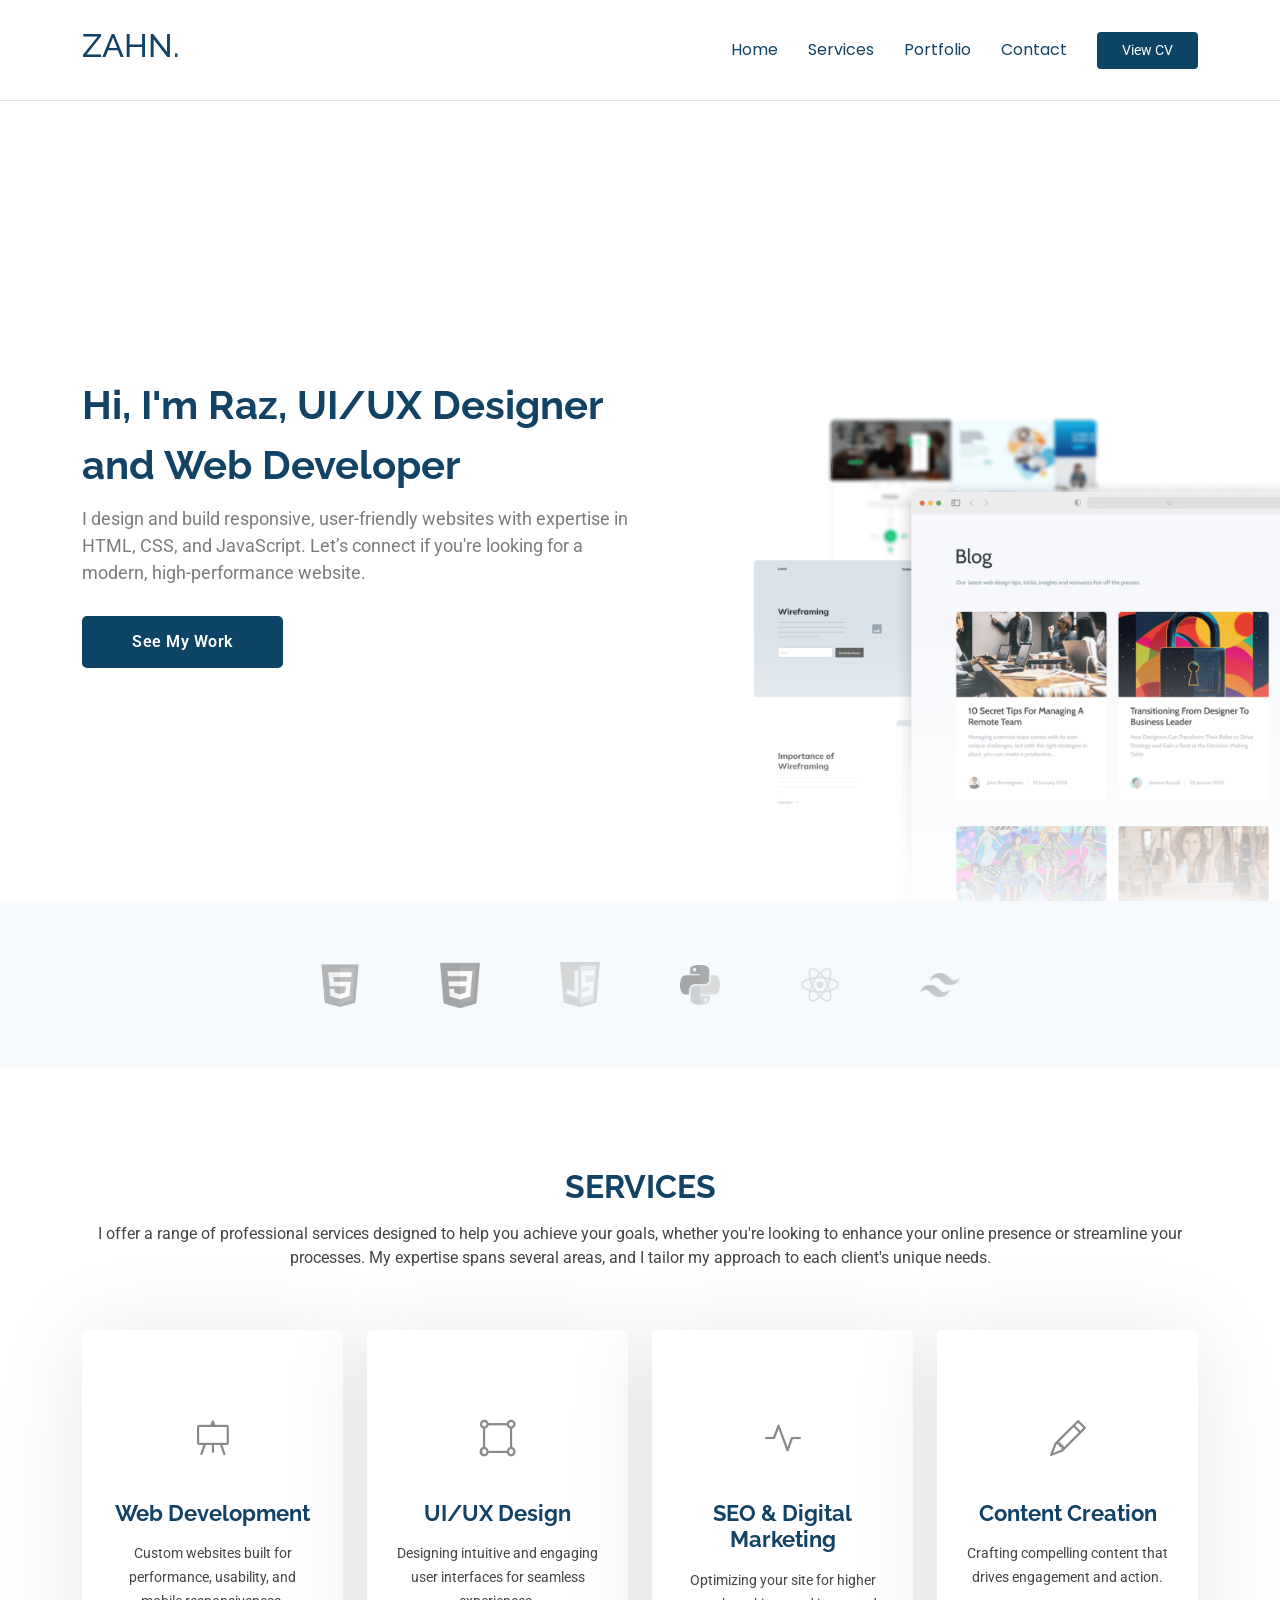
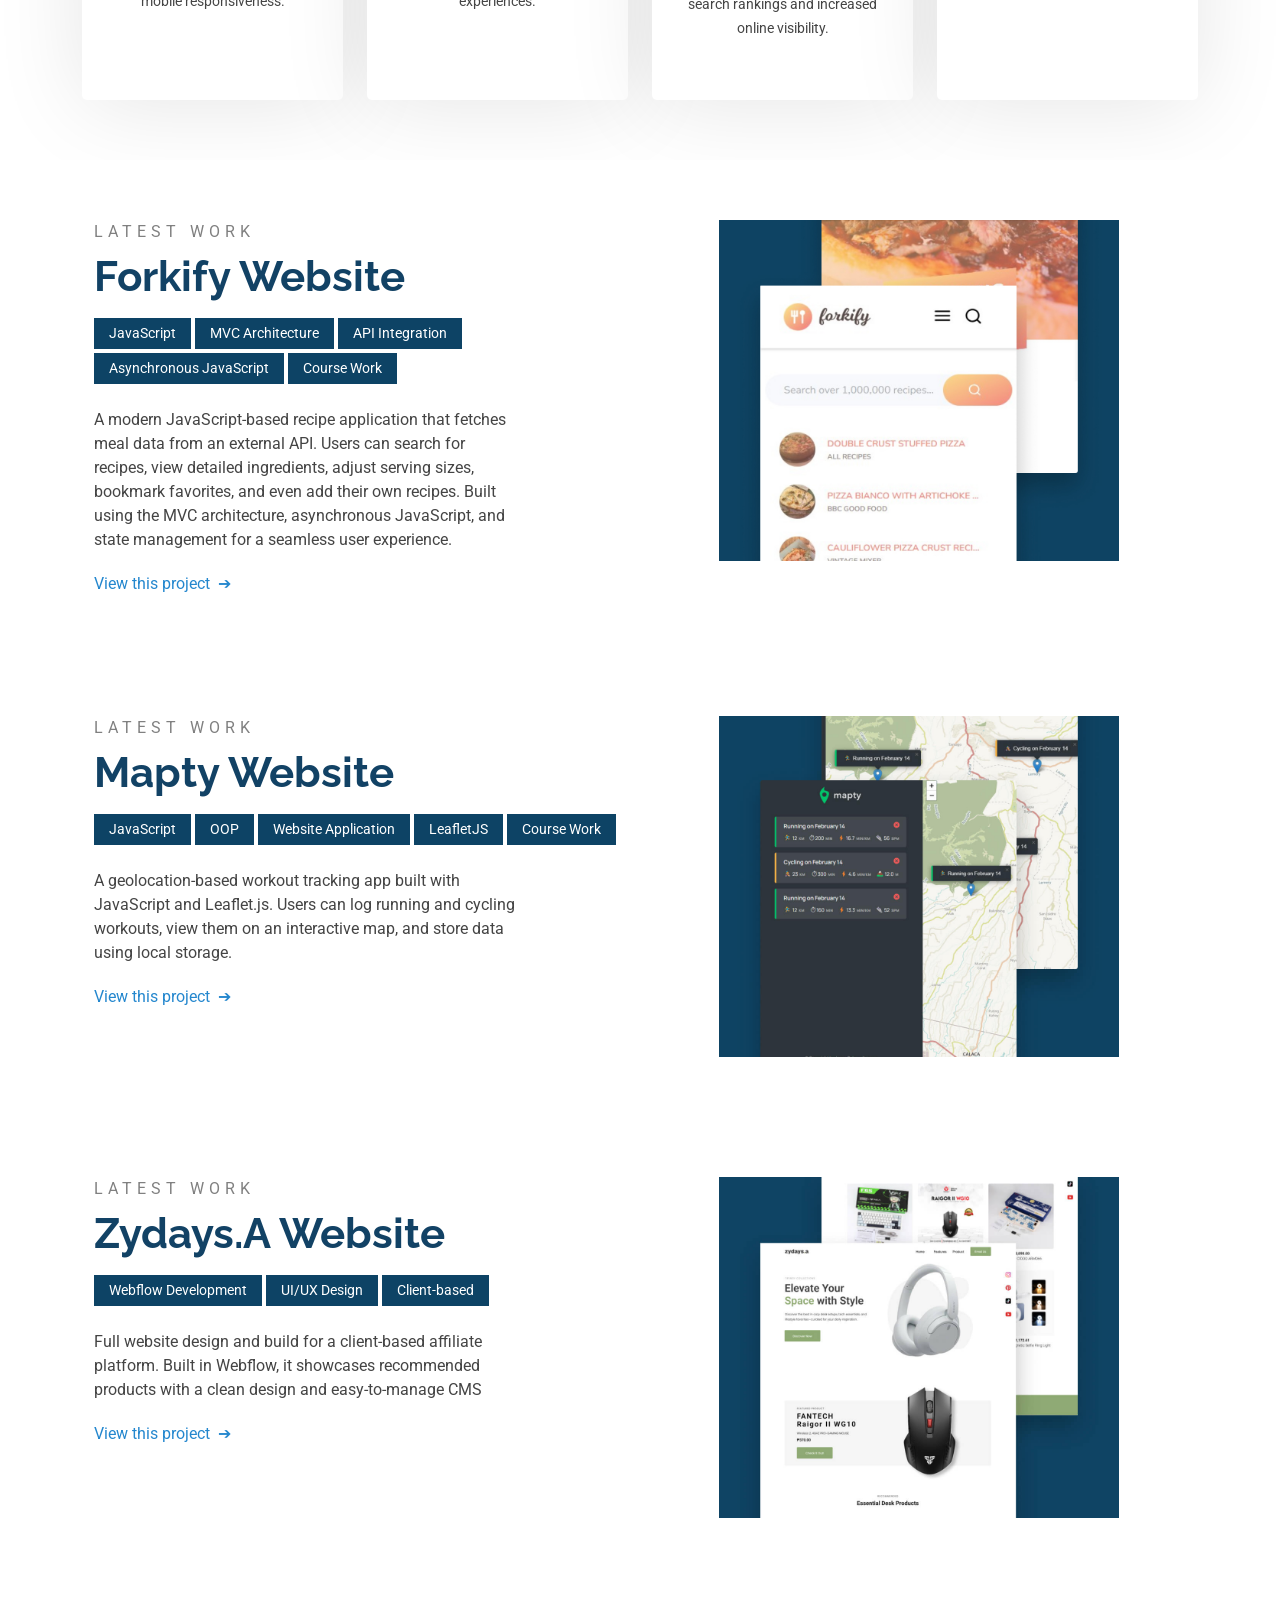
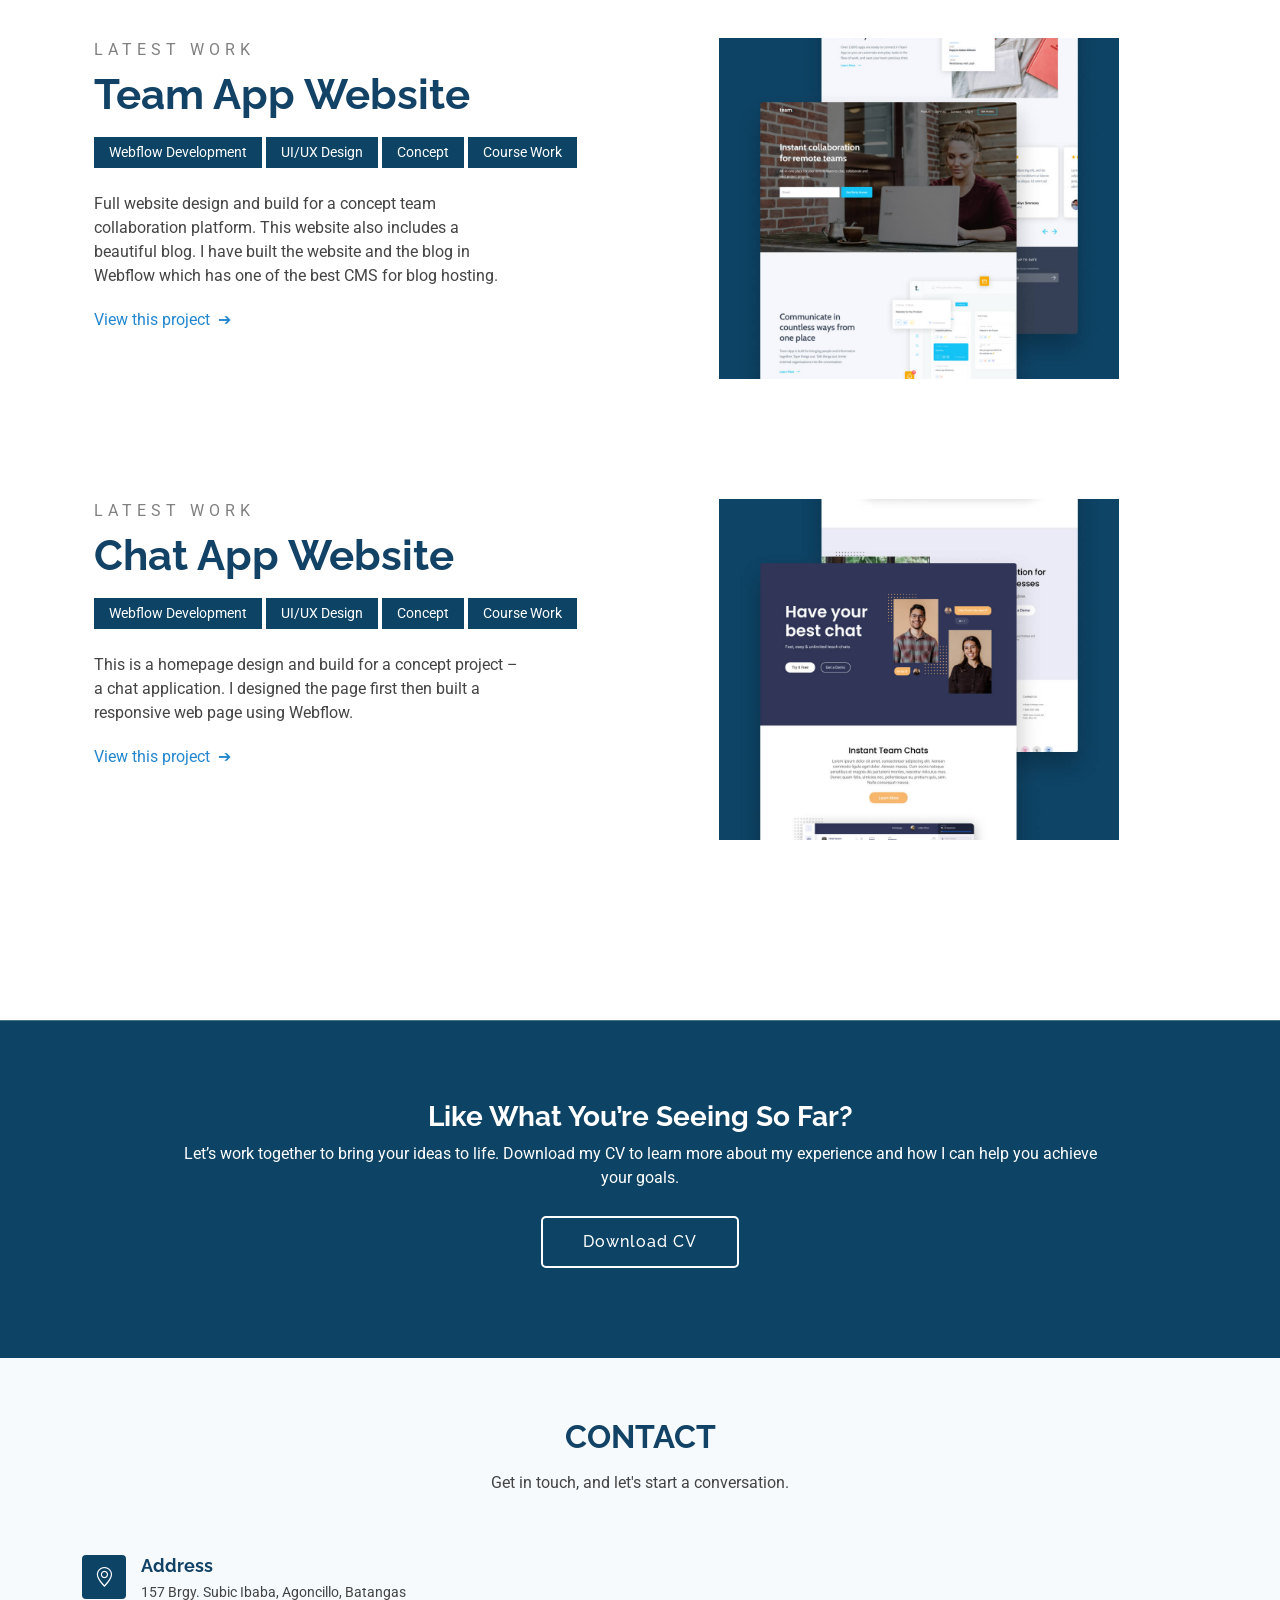
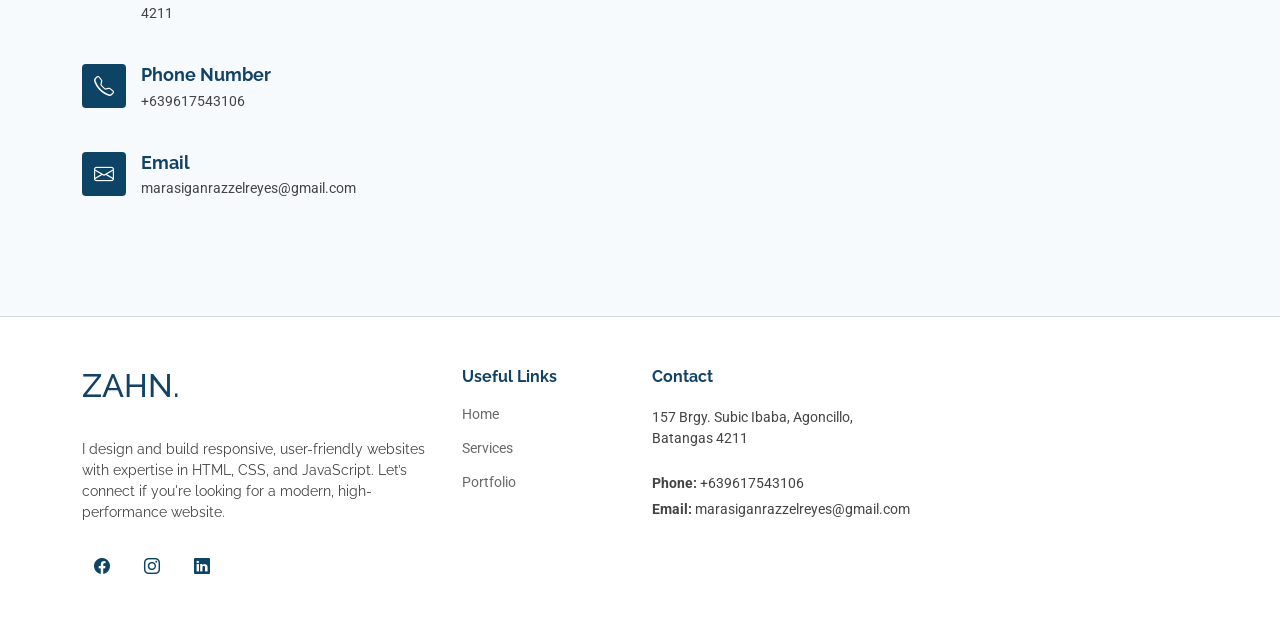
<file: index-v2.html>
<!DOCTYPE html>
<html lang="en">
  <head>
    <meta charset="utf-8" />
    <meta content="width=device-width, initial-scale=1.0" name="viewport" />
    <title>Portfolio - Razzel</title>
    <meta
      name="description"
      content="Showcasing expert web development, UI/UX design, and innovative projects. Explore creative solutions, responsive designs, and impactful digital experiences crafted with precision and passion."
    />
    <meta name="keywords" content="" />

    <!-- Favicons -->
    <link href="assets/img/favicon.png" rel="icon" />
    <link href="assets/img/apple-touch-icon.png" rel="apple-touch-icon" />

    <!-- Fonts -->
    <link href="https://fonts.googleapis.com" rel="preconnect" />
    <link href="https://fonts.gstatic.com" rel="preconnect" crossorigin />
    <link
      href="https://fonts.googleapis.com/css2?family=Roboto:ital,wght@0,100;0,300;0,400;0,500;0,700;0,900;1,100;1,300;1,400;1,500;1,700;1,900&family=Poppins:ital,wght@0,100;0,200;0,300;0,400;0,500;0,600;0,700;0,800;0,900;1,100;1,200;1,300;1,400;1,500;1,600;1,700;1,800;1,900&family=Raleway:ital,wght@0,100;0,200;0,300;0,400;0,500;0,600;0,700;0,800;0,900;1,100;1,200;1,300;1,400;1,500;1,600;1,700;1,800;1,900&display=swap"
      rel="stylesheet"
    />

    <!-- Vendor CSS Files -->
    <link
      href="assets/vendor/bootstrap/css/bootstrap.min.css"
      rel="stylesheet"
    />
    <link
      href="assets/vendor/bootstrap-icons/bootstrap-icons.css"
      rel="stylesheet"
    />
    <link href="assets/vendor/aos/aos.css" rel="stylesheet" />
    <link
      href="assets/vendor/glightbox/css/glightbox.min.css"
      rel="stylesheet"
    />
    <link href="assets/vendor/swiper/swiper-bundle.min.css" rel="stylesheet" />

    <!-- Main CSS File -->
    <link href="assets/css/main.css" rel="stylesheet" />
  </head>

  <body class="index-page">
    <header id="header" class="header d-flex align-items-center sticky-top">
      <div
        class="container-fluid container-xl position-relative d-flex align-items-center"
      >
        <a href="index.html" class="logo d-flex align-items-center me-auto">
          <!-- <img src="assets/img/logo.png" alt="Logo"> -->
          <h2 class="sitename">ZAHN.</h2>
        </a>

        <nav id="navmenu" class="navmenu">
          <ul>
            <li>
              <a href="#" class="active">Home<br /></a>
            </li>
            <li><a href="#services">Services</a></li>
            <li><a href="#portfolio">Portfolio</a></li>
            <li><a href="#contact">Contact</a></li>
          </ul>
          <i class="mobile-nav-toggle d-xl-none bi bi-list"></i>
        </nav>

        <a
          class="btn-getstarted"
          href="assets/pdf/Marasigan_Razzel_CV.pdf"
          target="_blank"
          >View CV</a
        >
      </div>
    </header>

    <main class="main">
      <!-- Hero Section -->
      <section id="hero" class="hero">
        <div class="container">
          <div class="row" data-aos="zoom-out">
            <div class="col-12 col-sm-10 col-md-8 col-lg-8 col-xl-6">
              <h1>Hi, I'm Raz, UI/UX Designer and Web Developer</h1>
              <p>
                I design and build responsive, user-friendly websites with
                expertise in HTML, CSS, and JavaScript. Let’s connect if you're
                looking for a modern, high-performance website.
              </p>
            </div>
          </div>
          <div class="hero-btn" data-aos="zoom-out" data-aos-delay="100">
            <a href="#portfolio" class="btn-get-started">See My Work</a>
          </div>

          <div class="hero-image-cont" data-aos="fade-up" data-aos-delay="300">
            <img
              class="hero-image"
              src="assets/img/hero-image (1) (1).png"
              alt="hero image"
            />
          </div>
        </div>
      </section>
      <!-- /Hero Section -->

      <!-- Stack Section -->
      <section id="stacks" class="section light-background">
        <div class="container stacks" data-aos="fade-up">
          <img src="assets/img/stacks/stack-1.png" class="img-fluid" alt="" />
          <img src="assets/img/stacks/stack-2.png" class="img-fluid" alt="" />
          <img src="assets/img/stacks/stack-3.png" class="img-fluid" alt="" />
          <img src="assets/img/stacks/stack-4.png" class="img-fluid" alt="" />
          <img src="assets/img/stacks/stack-5.png" class="img-fluid" alt="" />
          <img src="assets/img/stacks/stack-6.png" class="img-fluid" alt="" />
        </div>
      </section>
      <!-- /Stacks Section -->

      <!-- Services Section -->
      <section id="services" class="services section">
        <!-- Section Title -->
        <div class="container section-title" data-aos="fade-up">
          <h2>Services</h2>
          <p>
            I offer a range of professional services designed to help you
            achieve your goals, whether you're looking to enhance your online
            presence or streamline your processes. My expertise spans several
            areas, and I tailor my approach to each client's unique needs.
          </p>
        </div>
        <!-- End Section Title -->

        <div class="container">
          <div class="row gy-4">
            <div
              class="col-lg-3 col-md-6"
              data-aos="fade-up"
              data-aos-delay="100"
            >
              <div class="service-item item-text position-relative">
                <div class="icon">
                  <i class="bi bi-easel"></i>
                </div>
                <a href="#portfolio" class="stretched-link">
                  <h3>Web Development</h3>
                </a>
                <p>
                  Custom websites built for performance, usability, and mobile
                  responsiveness.
                </p>
              </div>
            </div>
            <!-- End Service Item -->

            <div
              class="col-lg-3 col-md-6"
              data-aos="fade-up"
              data-aos-delay="200"
            >
              <div class="service-item item-text position-relative">
                <div class="icon">
                  <i class="bi bi-bounding-box-circles"></i>
                </div>
                <a href="#portfolio" class="stretched-link">
                  <h3>UI/UX Design</h3>
                </a>
                <p>
                  Designing intuitive and engaging user interfaces for seamless
                  experiences.
                </p>
              </div>
            </div>
            <!-- End Service Item -->

            <div
              class="col-lg-3 col-md-6"
              data-aos="fade-up"
              data-aos-delay="300"
            >
              <div class="service-item item-text position-relative">
                <div class="icon">
                  <i class="bi bi-activity"></i>
                </div>
                <a href="#portfolio" class="stretched-link">
                  <h3>SEO & Digital Marketing</h3>
                </a>
                <p>
                  Optimizing your site for higher search rankings and increased
                  online visibility.
                </p>
              </div>
            </div>
            <!-- End Service Item -->

            <div
              class="col-lg-3 col-md-6"
              data-aos="fade-up"
              data-aos-delay="400"
            >
              <div class="service-item item-text position-relative">
                <div class="icon">
                  <i class="bi bi-pencil"></i>
                </div>
                <a href="#portfolio" class="stretched-link">
                  <h3>Content Creation</h3>
                </a>
                <p>
                  Crafting compelling content that drives engagement and action.
                </p>
              </div>
            </div>
            <!-- End Service Item -->
          </div>
        </div>
      </section>
      <!-- /Services Section -->

      <!-- Portfolio Section -->
      <section id="portfolio" class="portfolio section">
        <div class="container">
          <!-- Fifth Project -->
          <div class="row" data-aos="fade-up" data-aos-delay="100">
            <div class="col-12 col-md-6">
              <span class="latest-work">Latest Work</span>
              <h2>Forkify website</h2>
              <div class="project-tag">JavaScript</div>
              <div class="project-tag">MVC Architecture</div>
              <div class="project-tag">API Integration</div>
              <div class="project-tag">Asynchronous JavaScript</div>
              <div class="project-tag">Course Work</div>
              <div class="portfolio-description">
                A modern JavaScript-based recipe application that fetches meal
                data from an external API. Users can search for recipes, view
                detailed ingredients, adjust serving sizes, bookmark favorites,
                and even add their own recipes. Built using the MVC
                architecture, asynchronous JavaScript, and state management for
                a seamless user experience.
              </div>
              <a href="projects/project-5-forkify.html" class="portfolio-btn"
                >View this project</a
              >
            </div>
            <div class="col-12 col-md-6">
              <div class="portfolio-img-cont">
                <a
                  href="projects/project-5-forkify.html"
                  class="project-img-link"
                >
                  <img src="assets/img/forkify.jpg" alt="Mapty image" />
                </a>
                <div class="img-link-text">
                  <a href="projects/project-5-forkify.html"
                    >View this project</a
                  >
                </div>
              </div>
              <div class="portfolio-description--hidden">
                A modern JavaScript-based recipe application that fetches meal
                data from an external API. Users can search for recipes, view
                detailed ingredients, adjust serving sizes, bookmark favorites,
                and even add their own recipes. Built using the MVC
                architecture, asynchronous JavaScript, and state management for
                a seamless user experience.
              </div>
              <a
                href="projects/project-5-forkify.html"
                class="portfolio-btn--hidden"
                >View this project</a
              >
            </div>
          </div>
          <!-- End of Fifth Project -->
          <!-- Fourth Project -->
          <div class="row" data-aos="fade-up" data-aos-delay="100">
            <div class="col-12 col-md-6">
              <span class="latest-work">Latest Work</span>
              <h2>mapty website</h2>
              <div class="project-tag">JavaScript</div>
              <div class="project-tag">OOP</div>
              <div class="project-tag">Website Application</div>
              <div class="project-tag">LeafletJS</div>
              <div class="project-tag">Course Work</div>
              <div class="portfolio-description">
                A geolocation-based workout tracking app built with JavaScript
                and Leaflet.js. Users can log running and cycling workouts, view
                them on an interactive map, and store data using local storage.
              </div>
              <a href="projects/project-4-mapty.html" class="portfolio-btn"
                >View this project</a
              >
            </div>
            <div class="col-12 col-md-6">
              <div class="portfolio-img-cont">
                <a
                  href="projects/project-4-mapty.html"
                  class="project-img-link"
                >
                  <img src="assets/img/mapty.jpg" alt="Mapty image" />
                </a>
                <div class="img-link-text">
                  <a href="projects/project-4-mapty.html">View this project</a>
                </div>
              </div>
              <div class="portfolio-description--hidden">
                A geolocation-based workout tracking app built with JavaScript
                and Leaflet.js. Users can log running and cycling workouts, view
                them on an interactive map, and store data using local storage.
              </div>
              <a
                href="projects/project-4-mapty.html"
                class="portfolio-btn--hidden"
                >View this project</a
              >
            </div>
          </div>
          <!-- End of Fourth Project -->
          <!-- Third Project -->
          <div class="row" data-aos="fade-up" data-aos-delay="100">
            <div class="col-12 col-md-6">
              <span class="latest-work">Latest Work</span>
              <h2>zydays.a website</h2>
              <div class="project-tag">Webflow Development</div>
              <div class="project-tag">UI/UX Design</div>
              <div class="project-tag">Client-based</div>
              <div class="portfolio-description">
                Full website design and build for a client-based affiliate
                platform. Built in Webflow, it showcases recommended products
                with a clean design and easy-to-manage CMS
              </div>
              <a href="projects/project-3-zydaysa.html" class="portfolio-btn"
                >View this project</a
              >
            </div>
            <div class="col-12 col-md-6">
              <div class="portfolio-img-cont">
                <a
                  href="projects/project-3-zydaysa.html"
                  class="project-img-link"
                >
                  <img src="assets/img/zydaysa.jpg" alt="Zydaysa image" />
                </a>
                <div class="img-link-text">
                  <a href="projects/project-3-zydaysa.html"
                    >View this project</a
                  >
                </div>
              </div>
              <div class="portfolio-description--hidden">
                Full website design and build for a client-based affiliate
                platform. Built in Webflow, it showcases recommended products
                with a clean design and easy-to-manage CMS
              </div>
              <a
                href="projects/project-3-zydaysa.html"
                class="portfolio-btn--hidden"
                >View this project</a
              >
            </div>
          </div>
          <!-- End of Third Project -->
          <!-- Second Project -->
          <div class="row" data-aos="fade-up" data-aos-delay="100">
            <div class="col-12 col-md-6">
              <span class="latest-work">Latest Work</span>
              <h2>Team App website</h2>
              <div class="project-tag">Webflow Development</div>
              <div class="project-tag">UI/UX Design</div>
              <div class="project-tag">Concept</div>
              <div class="project-tag">Course Work</div>
              <div class="portfolio-description">
                Full website design and build for a concept team collaboration
                platform. This website also includes a beautiful blog. I have
                built the website and the blog in Webflow which has one of the
                best CMS for blog hosting.
              </div>
              <a href="projects/project-1-teamapp.html" class="portfolio-btn"
                >View this project</a
              >
            </div>
            <div class="col-12 col-md-6">
              <div class="portfolio-img-cont">
                <a
                  href="projects/project-1-teamapp.html"
                  class="project-img-link"
                >
                  <img src="assets/img/Team.jpg" alt="team chat image" />
                </a>
                <div class="img-link-text">
                  <a href="projects/project-1-teamapp.html"
                    >View this project</a
                  >
                </div>
              </div>
              <div class="portfolio-description--hidden">
                Full website design and build for a concept team collaboration
                platform. This website also includes a beautiful blog. I have
                built the website and the blog in Webflow which has one of the
                best CMS for blog hosting.
              </div>
              <a
                href="projects/project-1-teamapp.html"
                class="portfolio-btn--hidden"
                >View this project</a
              >
            </div>
          </div>
          <!-- End of Second Project -->
          <!--  First Project -->
          <div class="row" data-aos="fade-up" data-aos-delay="100">
            <div class="col-12 col-md-6">
              <span class="latest-work">Latest Work</span>
              <h2>Chat App website</h2>
              <div class="project-tag">Webflow Development</div>
              <div class="project-tag">UI/UX Design</div>
              <div class="project-tag">Concept</div>
              <div class="project-tag">Course Work</div>
              <div class="portfolio-description">
                This is a homepage design and build for a concept project – a
                chat application. I designed the page first then built a
                responsive web page using Webflow.
              </div>
              <a href="projects/project-2-chatapp.html" class="portfolio-btn"
                >View this project</a
              >
            </div>
            <div class="col-12 col-md-6">
              <div class="portfolio-img-cont">
                <a
                  href="projects/project-2-chatapp.html"
                  class="project-img-link"
                >
                  <img src="assets/img/Chat App.jpg" alt="team chat image" />
                </a>
                <div class="img-link-text">
                  <a href="projects/project-2-chatapp.html"
                    >View this project</a
                  >
                </div>
              </div>
              <div class="portfolio-description--hidden">
                This is a homepage design and build for a concept project – a
                chat application. I designed the page first then built a
                responsive web page using Webflow.
              </div>
              <a
                href="projects/project-2-chatapp.html"
                class="portfolio-btn--hidden"
                >View this project</a
              >
            </div>
          </div>
          <!-- End of First Project -->
        </div>
      </section>

      <!-- /Portfolio Section -->

      <!-- Call To Action Section -->
      <section
        id="call-to-action"
        class="call-to-action section brand-background"
      >
        <div class="container">
          <div
            class="row justify-content-center"
            data-aos="zoom-in"
            data-aos-delay="100"
          >
            <div class="col-xl-10">
              <div class="text-center">
                <h3>Like What You’re Seeing So Far?</h3>
                <p>
                  Let’s work together to bring your ideas to life. Download my
                  CV to learn more about my experience and how I can help you
                  achieve your goals.
                </p>
                <a
                  class="cta-btn"
                  href="assets/pdf/Marasigan_Razzel_CV.pdf"
                  download
                  >Download CV</a
                >
              </div>
            </div>
          </div>
        </div>
      </section>
      <!-- /Call To Action Section -->

      <!-- Contact Section -->
      <section id="contact" class="contact section light-background">
        <!-- Section Title -->
        <div class="container section-title" data-aos="fade-up">
          <h2>Contact</h2>
          <p>Get in touch, and let's start a conversation.</p>
        </div>
        <!-- End Section Title -->

        <div class="container" data-aos="fade-up" data-aos-delay="100">
          <div class="row gy-4">
            <div class="col-lg-4">
              <div
                class="info-item d-flex"
                data-aos="fade-up"
                data-aos-delay="300"
              >
                <i class="bi bi-geo-alt flex-shrink-0"></i>
                <div>
                  <h3>Address</h3>
                  <p>157 Brgy. Subic Ibaba, Agoncillo, Batangas 4211</p>
                </div>
              </div>
              <!-- End Info Item -->

              <div
                class="info-item d-flex"
                data-aos="fade-up"
                data-aos-delay="400"
              >
                <i class="bi bi-telephone flex-shrink-0"></i>
                <div>
                  <h3>Phone Number</h3>
                  <p>+639617543106</p>
                </div>
              </div>
              <!-- End Info Item -->

              <div
                class="info-item d-flex"
                data-aos="fade-up"
                data-aos-delay="500"
              >
                <i class="bi bi-envelope flex-shrink-0"></i>
                <div>
                  <h3>Email</h3>
                  <p>marasiganrazzelreyes@gmail.com</p>
                </div>
              </div>
              <!-- End Info Item -->
            </div>

            <div class="col-lg-8">
              <div class="mb-4" data-aos="fade-up" data-aos-delay="200">
                <iframe
                  style="border: 0; width: 100%; height: 270px"
                  src="https://www.google.com/maps/embed?pb=!1m18!1m12!1m3!1d15488.523937607733!2d120.91974591988745!3d13.950805550145402!2m3!1f0!2f0!3f0!3m2!1i1024!2i768!4f13.1!3m3!1m2!1s0x33bd0ad5d67f6ed5%3A0xf87c2cef1ba642ba!2sSubic%20Ibaba%2C%20Agoncillo%2C%20Batangas!5e0!3m2!1sen!2sph!4v1732173265122!5m2!1sen!2sph"
                  frameborder="0"
                  allowfullscreen=""
                  loading="lazy"
                  referrerpolicy="no-referrer-when-downgrade"
                ></iframe>
              </div>
              <!-- End Google Maps -->
            </div>
          </div>
        </div>
      </section>
      <!-- /Contact Section -->
    </main>

    <footer id="footer" class="footer">
      <div class="container footer-top">
        <div class="row gy-4">
          <div class="col-lg-4 gr-lg-5 col-md-12 footer-about">
            <a href="index.html" class="logo d-flex align-items-center">
              <!-- <img src="assets/img/logo.png" alt="Logo"> -->
              <h2 class="sitename">ZAHN.</h2>
            </a>
            <p>
              I design and build responsive, user-friendly websites with
              expertise in HTML, CSS, and JavaScript. Let’s connect if you're
              looking for a modern, high-performance website.
            </p>
            <div class="social-links d-flex mt-4">
              <a
                href="https://www.facebook.com/nahidahaver"
                aria-label="Follow us on Facebook"
                target="_blank"
                ><i class="bi bi-facebook"></i
              ></a>
              <a
                href="https://www.instagram.com/azhn018"
                aria-label="Follow us on Instagram"
                target="_blank"
                ><i class="bi bi-instagram"></i
              ></a>
              <a
                href="https://www.linkedin.com/in/azreyes"
                aria-label="Follow us on LinkedIn"
                target="_blank"
                ><i class="bi bi-linkedin"></i
              ></a>
            </div>
          </div>

          <div class="col-lg-2 col-md-6 col-12 footer-links">
            <h4>Useful Links</h4>
            <ul>
              <li><a href="#hero">Home</a></li>
              <li><a href="#services">Services</a></li>
              <li><a href="#portfolio">Portfolio</a></li>
            </ul>
          </div>

          <div class="col-lg-3 col-md-6 col-12 footer-contact text-md-start">
            <h4>Contact</h4>
            <p>157 Brgy. Subic Ibaba, Agoncillo, Batangas 4211</p>
            <p class="mt-4">
              <strong>Phone:</strong> <span>+639617543106</span>
            </p>
            <p>
              <strong>Email:</strong>
              <span>marasiganrazzelreyes@gmail.com</span>
            </p>
          </div>
        </div>
      </div>
    </footer>

    <!-- Scroll Top -->
    <a
      href="#"
      id="scroll-top"
      class="scroll-top d-flex align-items-center justify-content-center"
      aria-label="Go to Top"
      ><i class="bi bi-arrow-up-short"></i
    ></a>

    <!-- Preloader -->
    <div id="preloader"></div>

    <!-- Vendor JS Files -->
    <script src="assets/vendor/bootstrap/js/bootstrap.bundle.min.js"></script>
    <script src="assets/vendor/aos/aos.js"></script>
    <script src="assets/vendor/purecounter/purecounter_vanilla.js"></script>
    <script src="assets/vendor/glightbox/js/glightbox.min.js"></script>
    <script src="assets/vendor/swiper/swiper-bundle.min.js"></script>
    <script src="assets/vendor/imagesloaded/imagesloaded.pkgd.min.js"></script>
    <script src="assets/vendor/isotope-layout/isotope.pkgd.min.js"></script>

    <!-- Main JS File -->
    <script src="assets/js/main.js"></script>
  </body>
</html>
</file>
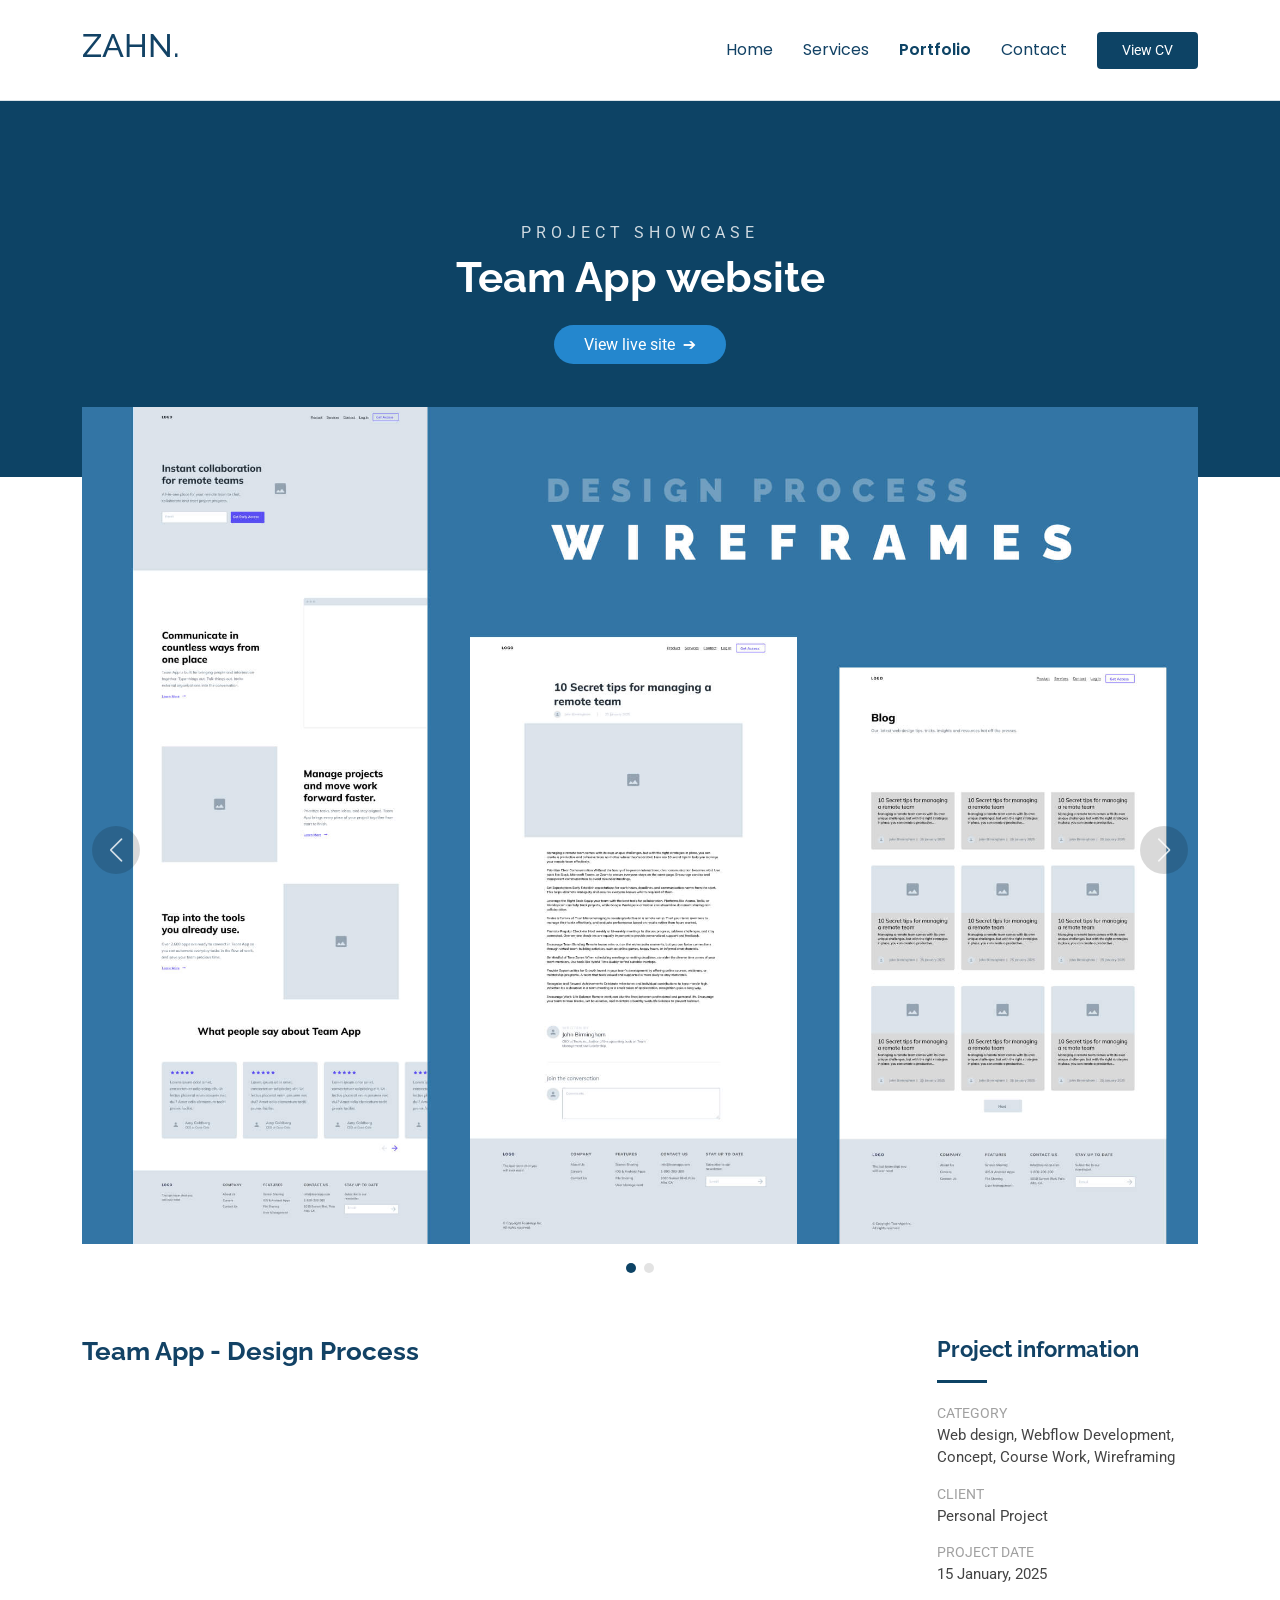
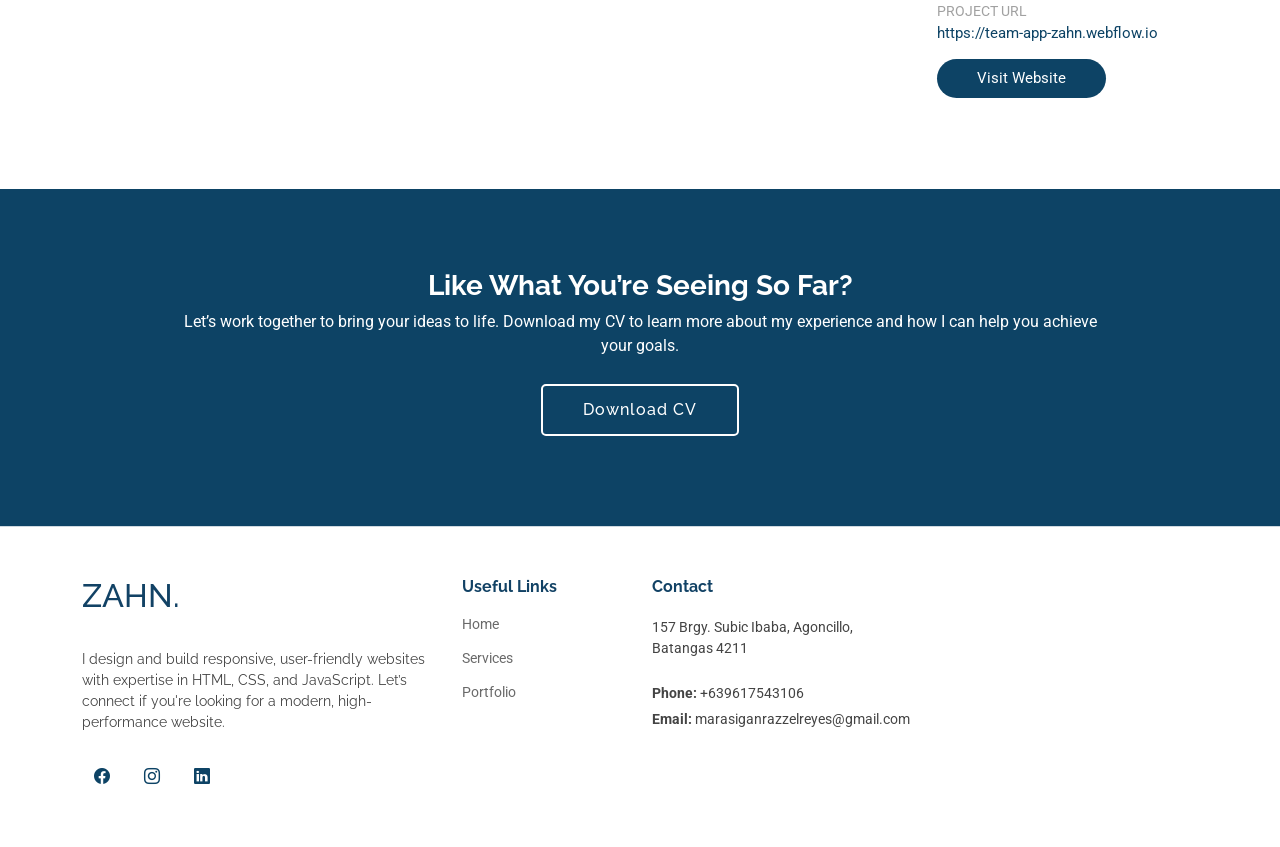
<file: projects/project-1-teamapp.html>
<!DOCTYPE html>
<html lang="en">

<head>
  <meta charset="utf-8">
  <meta content="width=device-width, initial-scale=1.0" name="viewport">
  <title>Portfolio Details - Team App</title>
  <meta name="description" content="A team collaboration app designed to streamline communication and project management. The design process includes wireframing, detailed user-focused designs, and full implementation to create a functional, intuitive platform.">
  <meta name="keywords" content="team collaboration app, project management, user experience design, wireframing, app design, UX design, functional app, coursework project, Web design">

  <!-- Favicons -->
  <link href="../assets/img/favicon.png" rel="icon">
<!--   <link href="../assets/img/apple-touch-icon.png" rel="apple-touch-icon"> -->

  <!-- Fonts -->
  <link href="https://fonts.googleapis.com" rel="preconnect">
  <link href="https://fonts.gstatic.com" rel="preconnect" crossorigin>
  <link href="https://fonts.googleapis.com/css2?family=Roboto:ital,wght@0,100;0,300;0,400;0,500;0,700;0,900;1,100;1,300;1,400;1,500;1,700;1,900&family=Poppins:ital,wght@0,100;0,200;0,300;0,400;0,500;0,600;0,700;0,800;0,900;1,100;1,200;1,300;1,400;1,500;1,600;1,700;1,800;1,900&family=Raleway:ital,wght@0,100;0,200;0,300;0,400;0,500;0,600;0,700;0,800;0,900;1,100;1,200;1,300;1,400;1,500;1,600;1,700;1,800;1,900&display=swap" rel="stylesheet">

  <!-- Vendor CSS Files -->
  <link href="../assets/vendor/bootstrap/css/bootstrap.min.css" rel="stylesheet">
  <link href="../assets/vendor/bootstrap-icons/bootstrap-icons.css" rel="stylesheet">
  <link href="../assets/vendor/aos/aos.css" rel="stylesheet">
  <link href="../assets/vendor/glightbox/css/glightbox.min.css" rel="stylesheet">
  <link href="../assets/vendor/swiper/swiper-bundle.min.css" rel="stylesheet">

  <!-- Main CSS File -->
  <link href="../assets/css/main.css" rel="stylesheet">

</head>

<body class="portfolio-details-page">

  <header id="header" class="header d-flex align-items-center sticky-top">
    <div class="container-fluid container-xl position-relative d-flex align-items-center">

      <a href="../index.html" class="logo d-flex align-items-center me-auto">
        <!-- <img src="assets/img/logo.png" alt="Logo"> -->
        <h2 class="sitename">ZAHN.</h2>
      </a>

      <nav id="navmenu" class="navmenu">
        <ul>
          <li><a href="../index.html" class="active">Home<br></a></li>
          <li><a href="../index.html#services">Services</a></li>
          <li><a href="../index.html#portfolio">Portfolio</a></li>
          <li><a href="../index.html#contact">Contact</a></li>
          
        </ul>
        <i class="mobile-nav-toggle d-xl-none bi bi-list"></i>
      </nav>

      <a class="btn-getstarted" href="../assets/pdf/Razzel_Marasigan_CV_2025.pdf" target="_blank">View CV</a>

    </div>
  </header>

  <main class="main" id="portfolio">

    <!-- Page Title -->
    <div class="page-title brand-background">
      <div class="container">
        <span class="latest-work">project showcase</span>
        <h1>Team App website</h1>
        <nav class="breadcrumbs">
          <a href="https://team-app-zahn.webflow.io" class="portfolio-btn" target="_blank">View live site</a>
        </nav>
      </div>
    </div><!-- End Page Title -->

    <!-- Portfolio Details Section -->
    <section id="portfolio-details" class="portfolio-details section">

      <div class="container" data-aos="fade-up">

        <div class="portfolio-details-slider swiper init-swiper">
          <script type="application/json" class="swiper-config">
            {
              "loop": true,
              "speed": 600,
              "autoplay": {
                "delay": 5000
              },
              "slidesPerView": "auto",
              "navigation": {
                "nextEl": ".swiper-button-next",
                "prevEl": ".swiper-button-prev"
              },
              "pagination": {
                "el": ".swiper-pagination",
                "type": "bullets",
                "clickable": true
              }
            }
          </script>
          <div class="swiper-wrapper align-items-center">

            <div class="swiper-slide">
              <img src="../assets/img/portfolio/team-app-wireframe.jpg" alt="">
            </div>

            <div class="swiper-slide">
              <img src="../assets/img/portfolio/team-app-design.jpg" alt="">
            </div>

          </div>
          <div class="swiper-button-prev"></div>
          <div class="swiper-button-next"></div>
          <div class="swiper-pagination"></div>
        </div>

        <div class="row justify-content-between gy-4 mt-4">

          <div class="col-lg-8" data-aos="fade-up">
            <div class="portfolio-description-1">
              <h2>Team App - Design Process</h2>
              <p>
               
              </p>
            </div>
          </div>

          <div class="col-lg-3" data-aos="fade-up" data-aos-delay="100">
            <div class="portfolio-info">
              <h3>Project information</h3>
              <ul>
                <li><strong>Category</strong> Web design, Webflow Development, Concept, Course Work, Wireframing</li>
                <li><strong>Client</strong> Personal Project</li>
                <li><strong>Project date</strong> 15 January, 2025</li>
                <li><strong>Project URL</strong> <a href="https://team-app-zahn.webflow.io" target="_blank">https://team-app-zahn.webflow.io</a></li>
                <li><a href="https://team-app-zahn.webflow.io" class="btn-visit align-self-start" target="_blank">Visit Website</a></li>
              </ul>
            </div>
          </div>

        </div>

      </div>

    </section><!-- /Portfolio Details Section -->

     <!-- Call To Action Section -->
     <section id="call-to-action" class="call-to-action section brand-background">

      <div class="container">
        <div class="row justify-content-center" data-aos="zoom-in" data-aos-delay="100">
          <div class="col-xl-10">
            <div class="text-center">
              <h3>Like What You’re Seeing So Far?</h3>
              <p>Let’s work together to bring your ideas to life. Download my CV to learn more about my experience and how I can help you achieve your goals.</p>
              <a class="cta-btn" href="../assets/pdf/Razzel_Marasigan_CV_2025.pdf" download>Download CV</a>
            </div>
          </div>
        </div>
      </div>

    </section><!-- /Call To Action Section -->

  </main>

  <footer id="footer" class="footer">

    <div class="container footer-top">
      <div class="row gy-4">
        <div class="col-lg-4 gr-lg-5 col-md-12 footer-about">
          <a href="../index.html" class="logo d-flex align-items-center">
            <!-- <img src="assets/img/logo.png" alt="Logo"> -->
            <h2 class="sitename">ZAHN.</h2>
          </a>
          <p>I design and build responsive, user-friendly websites with expertise in HTML, CSS, and JavaScript. Let’s connect if you're looking for a modern, high-performance website.          </p>
          <div class="social-links d-flex mt-4">
            <a href="https://www.facebook.com/nahidahaver" aria-label="Follow us on Facebook" target="_blank"><i class="bi bi-facebook"></i></a>
            <a href="https://www.instagram.com/azhn018" aria-label="Follow us on Instagram" target="_blank"><i class="bi bi-instagram"></i></a>
            <a href="https://www.linkedin.com/in/azreyes" aria-label="Follow us on LinkedIn" target="_blank"><i class="bi bi-linkedin"></i></a>
          </div>
        </div>

        <div class="col-lg-2 col-md-6 col-12 footer-links">
          <h4>Useful Links</h4>
          <ul>
            <li><a href="../index.html#hero">Home</a></li>
            <li><a href="../index.html#services">Services</a></li>
            <li><a href="../index.html#portfolio">Portfolio</a></li>
          </ul>
        </div>

        <div class="col-lg-3 col-md-6 col-12 footer-contact text-md-start">
          <h4>Contact</h4>
          <p>157 Brgy. Subic Ibaba, Agoncillo, Batangas 4211</p>
          <p class="mt-4"><strong>Phone:</strong> <span>+639617543106</span></p>
          <p><strong>Email:</strong> <span>marasiganrazzelreyes@gmail.com</span></p>
        </div>

      </div>
    </div>
  </footer>
  
  <!-- Scroll Top -->
  <a href="#" id="scroll-top" class="scroll-top d-flex align-items-center justify-content-center"><i class="bi bi-arrow-up-short"></i></a>

  <!-- Preloader -->
  <div id="preloader"></div>

  <!-- Vendor JS Files -->
  <script src="../assets/vendor/bootstrap/js/bootstrap.bundle.min.js"></script>
  <script src="../assets/vendor/aos/aos.js"></script>
  <script src="../assets/vendor/purecounter/purecounter_vanilla.js"></script>
  <script src="../assets/vendor/glightbox/js/glightbox.min.js"></script>
  <script src="../assets/vendor/swiper/swiper-bundle.min.js"></script>
  <script src="../assets/vendor/imagesloaded/imagesloaded.pkgd.min.js"></script>
  <script src="../assets/vendor/isotope-layout/isotope.pkgd.min.js"></script>

  <!-- Main JS File -->
  <script src="../assets/js/main.js"></script>

</body>

</html>
</file>
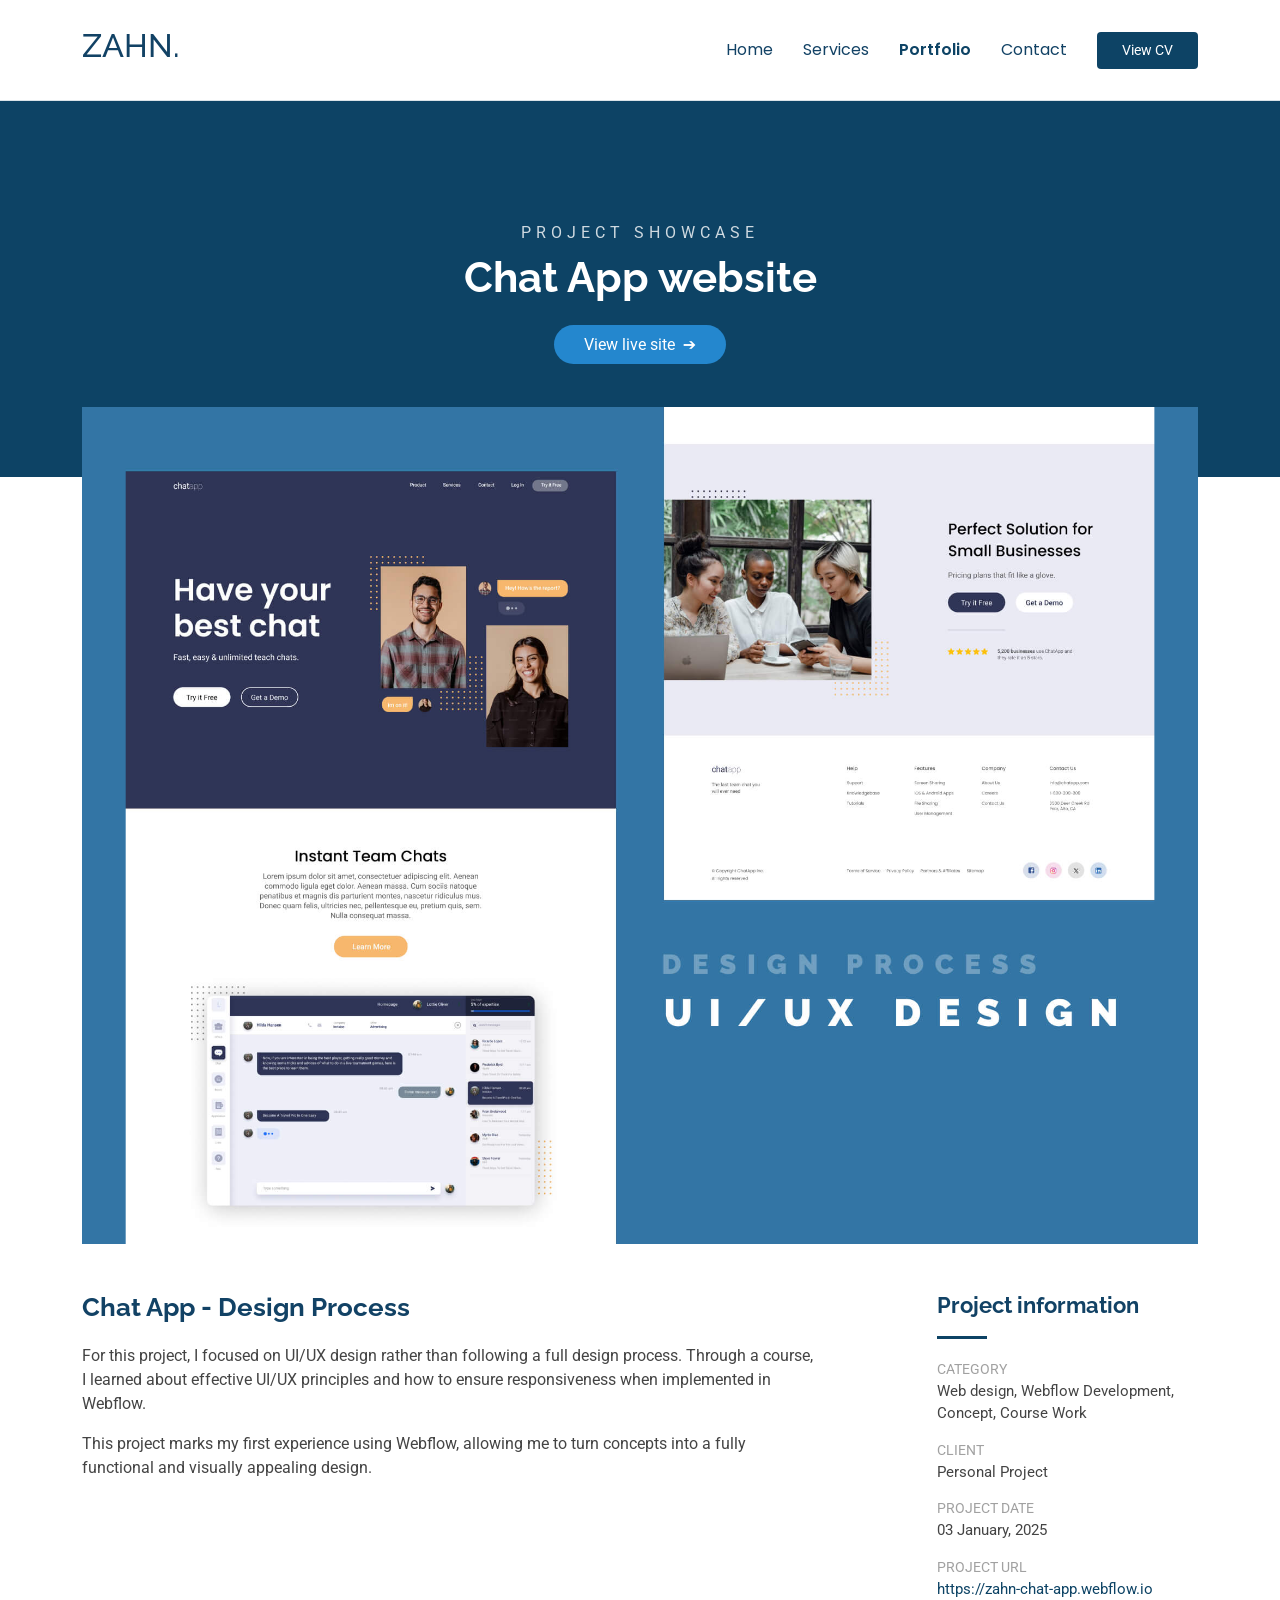
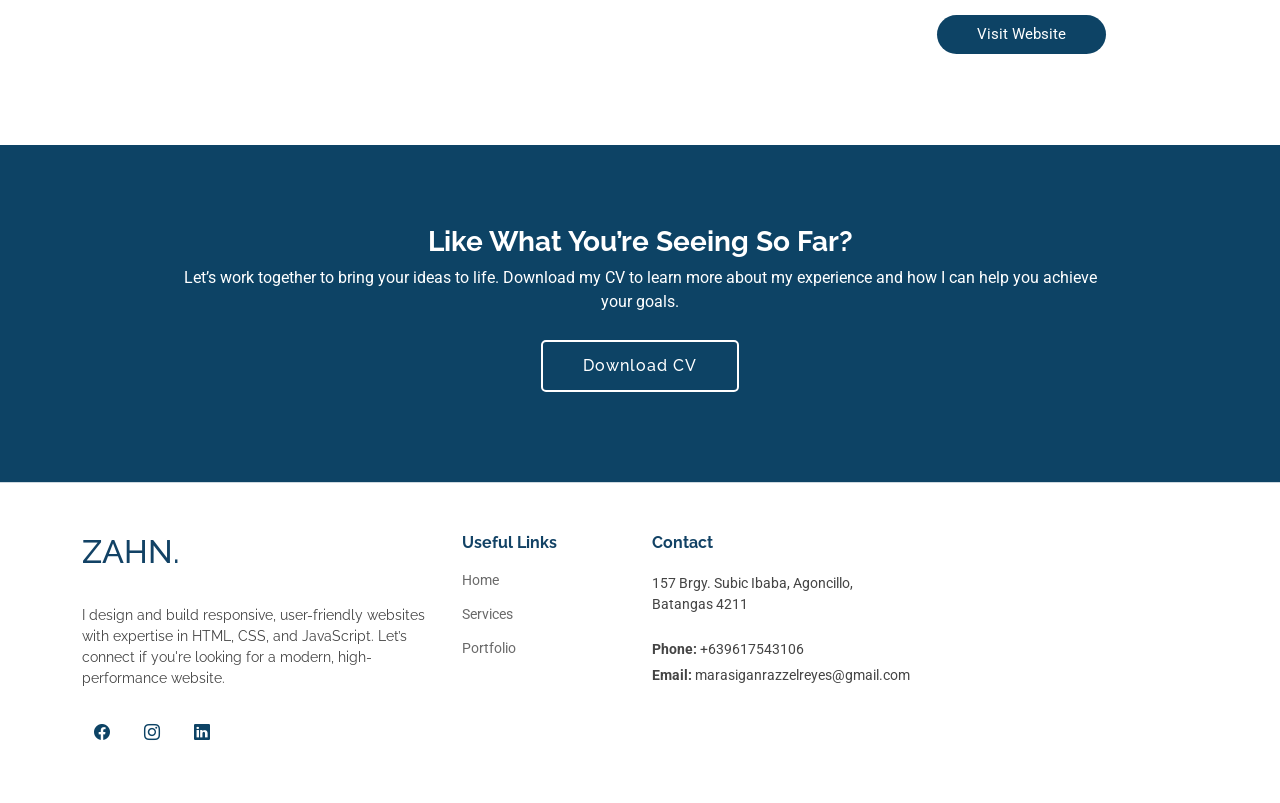
<file: projects/project-2-chatapp.html>
<!DOCTYPE html>
<html lang="en">

<head>
  <meta charset="utf-8">
  <meta content="width=device-width, initial-scale=1.0" name="viewport">
  <title>Portfolio Details - Chat App</title>
  <meta name="description" content="A chat app designed with a focus on UI/UX principles. This project showcases my first experience using Webflow to turn concepts into a responsive, functional, and visually appealing design.">
  <meta name="keywords" content="chat app, UI/UX design, Webflow, responsive design, Web design, course project, functional app, user experience, visual design">

  <!-- Favicons -->
  <link href="../assets/img/favicon.png" rel="icon">
<!--   <link href="../assets/img/apple-touch-icon.png" rel="apple-touch-icon"> -->

  <!-- Fonts -->
  <link href="https://fonts.googleapis.com" rel="preconnect">
  <link href="https://fonts.gstatic.com" rel="preconnect" crossorigin>
  <link href="https://fonts.googleapis.com/css2?family=Roboto:ital,wght@0,100;0,300;0,400;0,500;0,700;0,900;1,100;1,300;1,400;1,500;1,700;1,900&family=Poppins:ital,wght@0,100;0,200;0,300;0,400;0,500;0,600;0,700;0,800;0,900;1,100;1,200;1,300;1,400;1,500;1,600;1,700;1,800;1,900&family=Raleway:ital,wght@0,100;0,200;0,300;0,400;0,500;0,600;0,700;0,800;0,900;1,100;1,200;1,300;1,400;1,500;1,600;1,700;1,800;1,900&display=swap" rel="stylesheet">

  <!-- Vendor CSS Files -->
  <link href="../assets/vendor/bootstrap/css/bootstrap.min.css" rel="stylesheet">
  <link href="../assets/vendor/bootstrap-icons/bootstrap-icons.css" rel="stylesheet">
  <link href="../assets/vendor/aos/aos.css" rel="stylesheet">
  <link href="../assets/vendor/glightbox/css/glightbox.min.css" rel="stylesheet">
  <link href="../assets/vendor/swiper/swiper-bundle.min.css" rel="stylesheet">

  <!-- Main CSS File -->
  <link href="../assets/css/main.css" rel="stylesheet">

</head>

<body class="portfolio-details-page">

  <header id="header" class="header d-flex align-items-center sticky-top">
    <div class="container-fluid container-xl position-relative d-flex align-items-center">

      <a href="../index.html" class="logo d-flex align-items-center me-auto">
        <!-- <img src="assets/img/logo.png" alt="Logo"> -->
        <h2 class="sitename">ZAHN.</h2>
      </a>

      <nav id="navmenu" class="navmenu">
        <ul>
          <li><a href="../index.html" class="active">Home<br></a></li>
          <li><a href="../index.html#services">Services</a></li>
          <li><a href="../index.html#portfolio">Portfolio</a></li>
          <li><a href="../index.html#contact">Contact</a></li>
          
        </ul>
        <i class="mobile-nav-toggle d-xl-none bi bi-list"></i>
      </nav>

      <a class="btn-getstarted" href="../assets/pdf/Razzel_Marasigan_CV_2025.pdf" target="_blank">View CV</a>

    </div>
  </header>

  <main class="main" id="portfolio">

    <!-- Page Title -->
    <div class="page-title brand-background">
      <div class="container">
        <span class="latest-work">project showcase</span>
        <h1>Chat App website</h1>
        <nav class="breadcrumbs">
          <a href="https://zahn-chat-app.webflow.io" class="portfolio-btn" target="_blank">View live site</a>
        </nav>
      </div>
    </div><!-- End Page Title -->

    <!-- Portfolio Details Section -->
    <section id="portfolio-details" class="portfolio-details section">

      <div class="container" data-aos="fade-up">

        <div class="portfolio-details-slider swiper init-swiper">
          <script type="application/json" class="swiper-config">
            {
              "loop": true,
              "speed": 600,
              "autoplay": {
                "delay": 5000
              },
              "slidesPerView": "auto",
              "navigation": {
                "nextEl": ".swiper-button-next",
                "prevEl": ".swiper-button-prev"
              },
              "pagination": {
                "el": ".swiper-pagination",
                "type": "bullets",
                "clickable": true
              }
            }
          </script>
          <div class="swiper-wrapper align-items-center">

            <div class="swiper-slide">
              <img src="../assets/img/portfolio/chat-app-design.jpg" alt="">
            </div>


          </div>
          <div class="swiper-button-prev"></div>
          <div class="swiper-button-next"></div>
          <div class="swiper-pagination"></div>
        </div>

        <div class="row justify-content-between gy-4 mt-4">

          <div class="col-lg-8" data-aos="fade-up">
            <div class="portfolio-description-1">
              <h2>Chat App - Design Process</h2>
              <p>
                For this project, I focused on UI/UX design rather than following a full design process. Through a course, I learned about effective UI/UX principles and how to ensure responsiveness when implemented in Webflow. 
              </p>
              <p>
                This project marks my first experience using Webflow, allowing me to turn concepts into a fully functional and visually appealing design.              
              </p>
            </div>
          </div>

          <div class="col-lg-3" data-aos="fade-up" data-aos-delay="100">
            <div class="portfolio-info">
              <h3>Project information</h3>
              <ul>
                <li><strong>Category</strong> Web design, Webflow Development, Concept, Course Work</li>
                <li><strong>Client</strong> Personal Project</li>
                <li><strong>Project date</strong> 03 January, 2025</li>
                <li><strong>Project URL</strong> <a href="https://zahn-chat-app.webflow.io" target="_blank">https://zahn-chat-app.webflow.io</a></li>
                <li><a href="https://zahn-chat-app.webflow.io" class="btn-visit align-self-start" target="_blank">Visit Website</a></li>
              </ul>
            </div>
          </div>

        </div>

      </div>

    </section><!-- /Portfolio Details Section -->

     <!-- Call To Action Section -->
     <section id="call-to-action" class="call-to-action section brand-background">

      <div class="container">
        <div class="row justify-content-center" data-aos="zoom-in" data-aos-delay="100">
          <div class="col-xl-10">
            <div class="text-center">
              <h3>Like What You’re Seeing So Far?</h3>
              <p>Let’s work together to bring your ideas to life. Download my CV to learn more about my experience and how I can help you achieve your goals.</p>
              <a class="cta-btn" href="../assets/pdf/Razzel_Marasigan_CV_2025.pdf" download>Download CV</a>
            </div>
          </div>
        </div>
      </div>

    </section><!-- /Call To Action Section -->

  </main>

  <footer id="footer" class="footer">

    <div class="container footer-top">
      <div class="row gy-4">
        <div class="col-lg-4 gr-lg-5 col-md-12 footer-about">
          <a href="../index.html" class="logo d-flex align-items-center">
            <!-- <img src="assets/img/logo.png" alt="Logo"> -->
            <h2 class="sitename">ZAHN.</h2>
          </a>
          <p>I design and build responsive, user-friendly websites with expertise in HTML, CSS, and JavaScript. Let’s connect if you're looking for a modern, high-performance website.          </p>
          <div class="social-links d-flex mt-4">
            <a href="https://www.facebook.com/nahidahaver" aria-label="Follow us on Facebook" target="_blank"><i class="bi bi-facebook"></i></a>
            <a href="https://www.instagram.com/azhn018" aria-label="Follow us on Instagram" target="_blank"><i class="bi bi-instagram"></i></a>
            <a href="https://www.linkedin.com/in/azreyes" aria-label="Follow us on LinkedIn" target="_blank"><i class="bi bi-linkedin"></i></a>
          </div>
        </div>

        <div class="col-lg-2 col-md-6 col-12 footer-links">
          <h4>Useful Links</h4>
          <ul>
            <li><a href="../index.html#hero">Home</a></li>
            <li><a href="../index.html#services">Services</a></li>
            <li><a href="../index.html#portfolio">Portfolio</a></li>
          </ul>
        </div>

        <div class="col-lg-3 col-md-6 col-12 footer-contact text-md-start">
          <h4>Contact</h4>
          <p>157 Brgy. Subic Ibaba, Agoncillo, Batangas 4211</p>
          <p class="mt-4"><strong>Phone:</strong> <span>+639617543106</span></p>
          <p><strong>Email:</strong> <span>marasiganrazzelreyes@gmail.com</span></p>
        </div>

      </div>
    </div>
  </footer>
  
  <!-- Scroll Top -->
  <a href="#" id="scroll-top" class="scroll-top d-flex align-items-center justify-content-center"><i class="bi bi-arrow-up-short"></i></a>

  <!-- Preloader -->
  <div id="preloader"></div>

  <!-- Vendor JS Files -->
  <script src="../assets/vendor/bootstrap/js/bootstrap.bundle.min.js"></script>
  <script src="../assets/vendor/aos/aos.js"></script>
  <script src="../assets/vendor/purecounter/purecounter_vanilla.js"></script>
  <script src="../assets/vendor/glightbox/js/glightbox.min.js"></script>
  <script src="../assets/vendor/swiper/swiper-bundle.min.js"></script>
  <script src="../assets/vendor/imagesloaded/imagesloaded.pkgd.min.js"></script>
  <script src="../assets/vendor/isotope-layout/isotope.pkgd.min.js"></script>

  <!-- Main JS File -->
  <script src="../assets/js/main.js"></script>

</body>

</html>
</file>
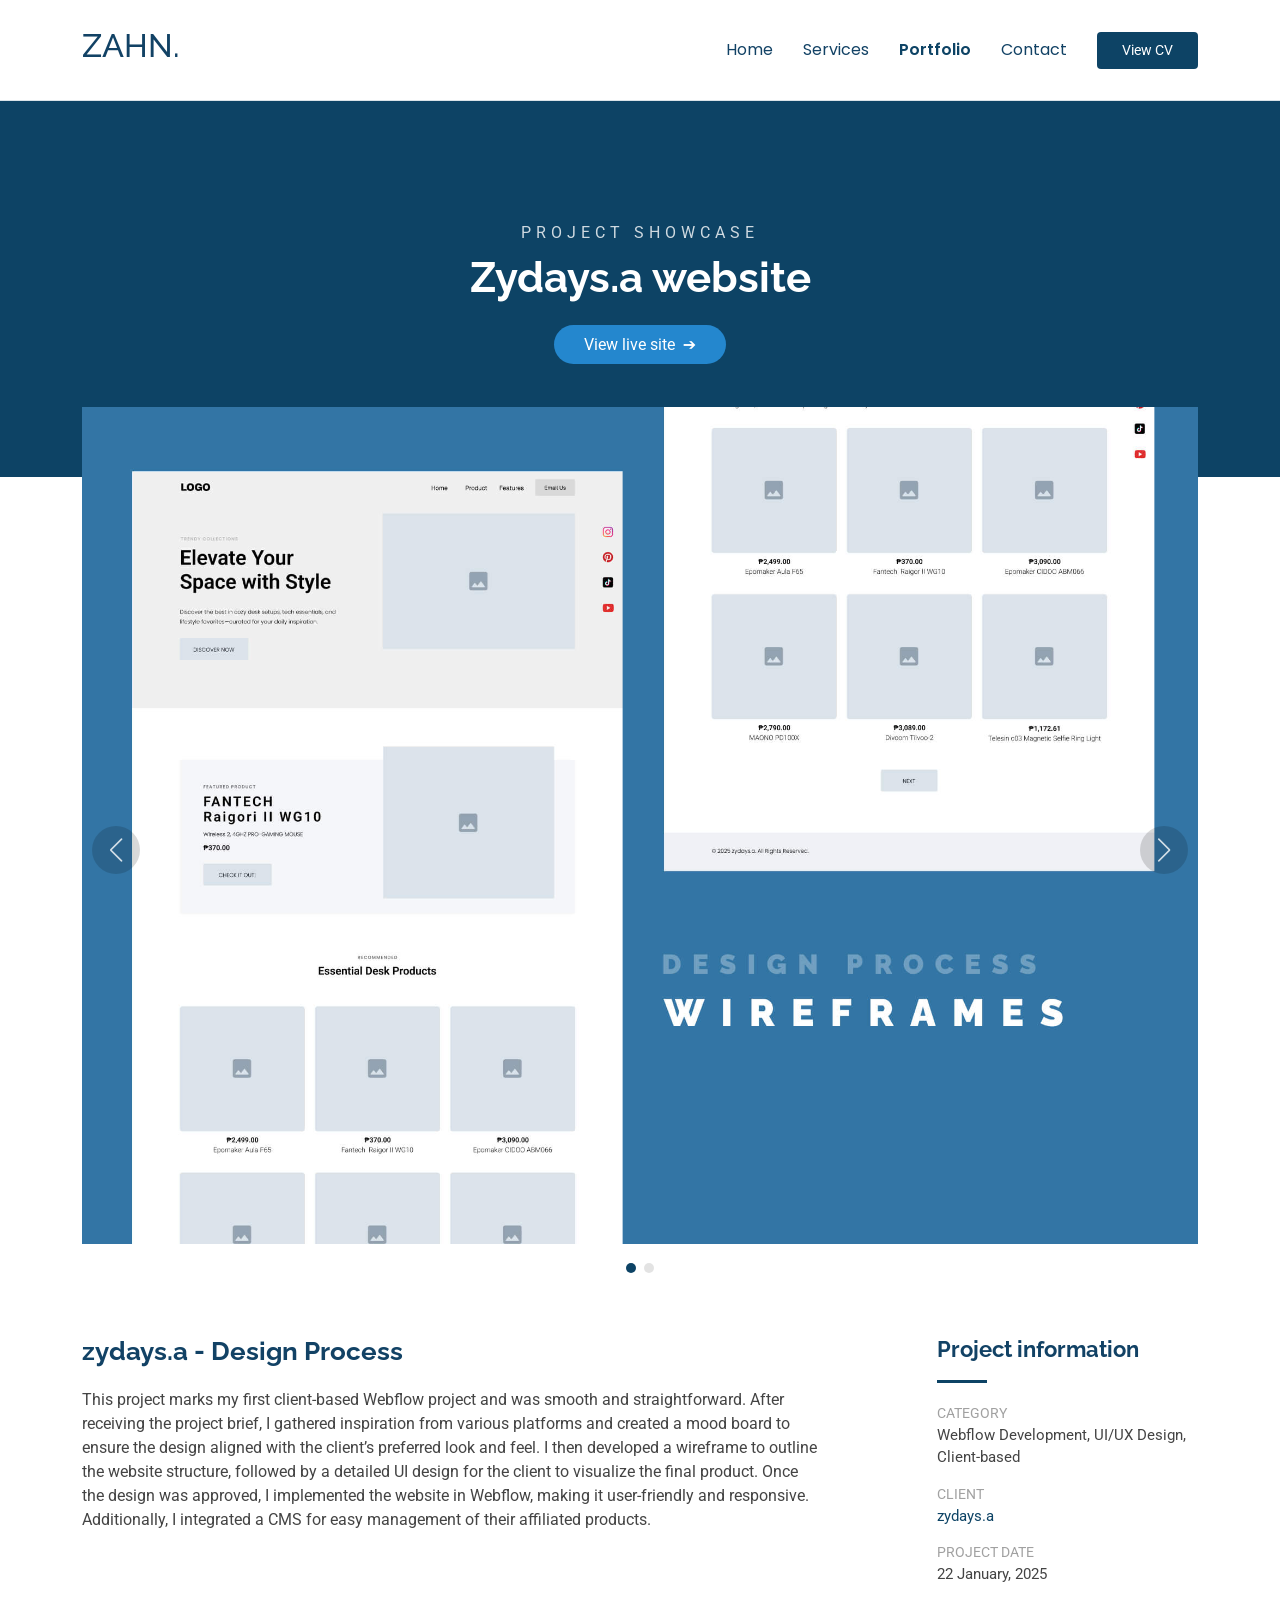
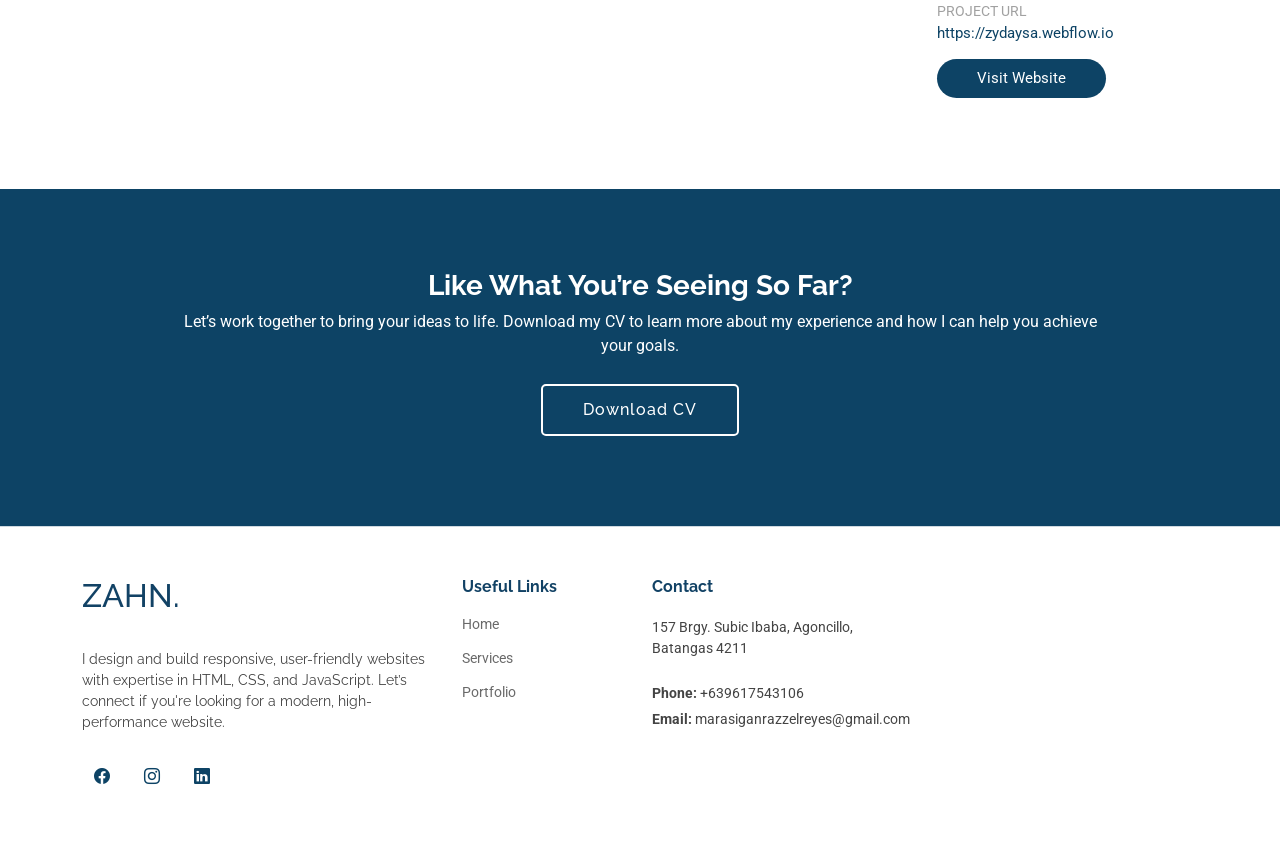
<file: projects/project-3-zydaysa.html>
<!DOCTYPE html>
<html lang="en">

<head>
  <meta charset="utf-8">
  <meta content="width=device-width, initial-scale=1.0" name="viewport">
  <title>Portfolio Details - zydays.a</title>
  <meta name="description" content="zydays.a is a client-based affiliate platform showcasing recommended products. Designed and built in Webflow, the website is user-friendly, responsive, and features an easy-to-manage CMS for affiliate product management.">
  <meta name="keywords" content="Webflow, client-based website, affiliate platform, product showcase, responsive design, user-friendly website, CMS, Webflow CMS, Web design, portfolio">

  <!-- Favicons -->
  <link href="../assets/img/favicon.png" rel="icon">
<!--   <link href="../assets/img/apple-touch-icon.png" rel="apple-touch-icon">
 -->
  <!-- Fonts -->
  <link href="https://fonts.googleapis.com" rel="preconnect">
  <link href="https://fonts.gstatic.com" rel="preconnect" crossorigin>
  <link href="https://fonts.googleapis.com/css2?family=Roboto:ital,wght@0,100;0,300;0,400;0,500;0,700;0,900;1,100;1,300;1,400;1,500;1,700;1,900&family=Poppins:ital,wght@0,100;0,200;0,300;0,400;0,500;0,600;0,700;0,800;0,900;1,100;1,200;1,300;1,400;1,500;1,600;1,700;1,800;1,900&family=Raleway:ital,wght@0,100;0,200;0,300;0,400;0,500;0,600;0,700;0,800;0,900;1,100;1,200;1,300;1,400;1,500;1,600;1,700;1,800;1,900&display=swap" rel="stylesheet">

  <!-- Vendor CSS Files -->
  <link href="../assets/vendor/bootstrap/css/bootstrap.min.css" rel="stylesheet">
  <link href="../assets/vendor/bootstrap-icons/bootstrap-icons.css" rel="stylesheet">
  <link href="../assets/vendor/aos/aos.css" rel="stylesheet">
  <link href="../assets/vendor/glightbox/css/glightbox.min.css" rel="stylesheet">
  <link href="../assets/vendor/swiper/swiper-bundle.min.css" rel="stylesheet">

  <!-- Main CSS File -->
  <link href="../assets/css/main.css" rel="stylesheet">

</head>

<body class="portfolio-details-page">

  <header id="header" class="header d-flex align-items-center sticky-top">
    <div class="container-fluid container-xl position-relative d-flex align-items-center">

      <a href="../index.html" class="logo d-flex align-items-center me-auto">
        <!-- <img src="assets/img/logo.png" alt="Logo"> -->
        <h2 class="sitename">ZAHN.</h2>
      </a>

      <nav id="navmenu" class="navmenu">
        <ul>
          <li><a href="../index.html" class="active">Home<br></a></li>
          <li><a href="../index.html#services">Services</a></li>
          <li><a href="../index.html#portfolio">Portfolio</a></li>
          <li><a href="../index.html#contact">Contact</a></li>
          
        </ul>
        <i class="mobile-nav-toggle d-xl-none bi bi-list"></i>
      </nav>

      <a class="btn-getstarted" href="../assets/pdf/Razzel_Marasigan_CV_2025.pdf" target="_blank">View CV</a>

    </div>
  </header>

  <main class="main" id="portfolio">

    <!-- Page Title -->
    <div class="page-title brand-background">
      <div class="container">
        <span class="latest-work">project showcase</span>
        <h1>Zydays.a website</h1>
        <nav class="breadcrumbs">
          <a href="https://zydaysa.webflow.io" class="portfolio-btn" target="_blank">View live site</a>
        </nav>
      </div>
    </div><!-- End Page Title -->

    <!-- Portfolio Details Section -->
    <section id="portfolio-details" class="portfolio-details section">

      <div class="container" data-aos="fade-up">

        <div class="portfolio-details-slider swiper init-swiper">
          <script type="application/json" class="swiper-config">
            {
              "loop": true,
              "speed": 600,
              "autoplay": {
                "delay": 5000
              },
              "slidesPerView": "auto",
              "navigation": {
                "nextEl": ".swiper-button-next",
                "prevEl": ".swiper-button-prev"
              },
              "pagination": {
                "el": ".swiper-pagination",
                "type": "bullets",
                "clickable": true
              }
            }
          </script>
          <div class="swiper-wrapper align-items-center">

            <div class="swiper-slide">
              <img src="../assets/img/portfolio/zydaysa-wireframes.jpg" alt="">
            </div>

            <div class="swiper-slide">
              <img src="../assets/img/portfolio/zydaysa-design.jpg" alt="">
            </div>


          </div>
          <div class="swiper-button-prev"></div>
          <div class="swiper-button-next"></div>
          <div class="swiper-pagination"></div>
        </div>

        <div class="row justify-content-between gy-4 mt-4">

          <div class="col-lg-8" data-aos="fade-up">
            <div class="portfolio-description-1">
              <h2>zydays.a - Design Process</h2>
              <p>
                This project marks my first client-based Webflow project and was smooth and straightforward. After receiving the project brief, I gathered inspiration from various platforms and created a mood board to ensure the design aligned with the client’s preferred look and feel. I then developed a wireframe to outline the website structure, followed by a detailed UI design for the client to visualize the final product. Once the design was approved, I implemented the website in Webflow, making it user-friendly and responsive. Additionally, I integrated a CMS for easy management of their affiliated products. 
              </p>
            </div>
          </div>

          <div class="col-lg-3" data-aos="fade-up" data-aos-delay="100">
            <div class="portfolio-info">
              <h3>Project information</h3>
              <ul>
                <li><strong>Category</strong> Webflow Development, UI/UX Design, Client-based</li>
                <li><strong>Client</strong> <a href="https://www.instagram.com/zydays.a?igsh=MXJ2cDVwNHByaXFjYQ%3D%3D" target="_blank">zydays.a</a></li>
                <li><strong>Project date</strong> 22 January, 2025</li>
                <li><strong>Project URL</strong> <a href="https://zydaysa.webflow.io" target="_blank">https://zydaysa.webflow.io</a></li>
                <li><a href="https://zydaysa.webflow.io" class="btn-visit align-self-start" target="_blank">Visit Website</a></li>
              </ul>
            </div>
          </div>

        </div>

      </div>

    </section><!-- /Portfolio Details Section -->

     <!-- Call To Action Section -->
     <section id="call-to-action" class="call-to-action section brand-background">

      <div class="container">
        <div class="row justify-content-center" data-aos="zoom-in" data-aos-delay="100">
          <div class="col-xl-10">
            <div class="text-center">
              <h3>Like What You’re Seeing So Far?</h3>
              <p>Let’s work together to bring your ideas to life. Download my CV to learn more about my experience and how I can help you achieve your goals.</p>
              <a class="cta-btn" href="../assets/pdf/Razzel_Marasigan_CV_2025.pdf" download>Download CV</a>
            </div>
          </div>
        </div>
      </div>

    </section><!-- /Call To Action Section -->

  </main>

  <footer id="footer" class="footer">

    <div class="container footer-top">
      <div class="row gy-4">
        <div class="col-lg-4 gr-lg-5 col-md-12 footer-about">
          <a href="../index.html" class="logo d-flex align-items-center">
            <!-- <img src="assets/img/logo.png" alt="Logo"> -->
            <h2 class="sitename">ZAHN.</h2>
          </a>
          <p>I design and build responsive, user-friendly websites with expertise in HTML, CSS, and JavaScript. Let’s connect if you're looking for a modern, high-performance website.          </p>
          <div class="social-links d-flex mt-4">
            <a href="https://www.facebook.com/nahidahaver" aria-label="Follow us on Facebook" target="_blank"><i class="bi bi-facebook"></i></a>
            <a href="https://www.instagram.com/azhn018" aria-label="Follow us on Instagram" target="_blank"><i class="bi bi-instagram"></i></a>
            <a href="https://www.linkedin.com/in/azreyes" aria-label="Follow us on LinkedIn" target="_blank"><i class="bi bi-linkedin"></i></a>
          </div>
        </div>

        <div class="col-lg-2 col-md-6 col-12 footer-links">
          <h4>Useful Links</h4>
          <ul>
            <li><a href="../index.html#hero">Home</a></li>
            <li><a href="../index.html#services">Services</a></li>
            <li><a href="../index.html#portfolio">Portfolio</a></li>
          </ul>
        </div>

        <div class="col-lg-3 col-md-6 col-12 footer-contact text-md-start">
          <h4>Contact</h4>
          <p>157 Brgy. Subic Ibaba, Agoncillo, Batangas 4211</p>
          <p class="mt-4"><strong>Phone:</strong> <span>+639617543106</span></p>
          <p><strong>Email:</strong> <span>marasiganrazzelreyes@gmail.com</span></p>
        </div>

      </div>
    </div>
  </footer>
  
  <!-- Scroll Top -->
  <a href="#" id="scroll-top" class="scroll-top d-flex align-items-center justify-content-center"><i class="bi bi-arrow-up-short"></i></a>

  <!-- Preloader -->
  <div id="preloader"></div>

  <!-- Vendor JS Files -->
  <script src="../assets/vendor/bootstrap/js/bootstrap.bundle.min.js"></script>
  <script src="../assets/vendor/aos/aos.js"></script>
  <script src="../assets/vendor/purecounter/purecounter_vanilla.js"></script>
  <script src="../assets/vendor/glightbox/js/glightbox.min.js"></script>
  <script src="../assets/vendor/swiper/swiper-bundle.min.js"></script>
  <script src="../assets/vendor/imagesloaded/imagesloaded.pkgd.min.js"></script>
  <script src="../assets/vendor/isotope-layout/isotope.pkgd.min.js"></script>

  <!-- Main JS File -->
  <script src="../assets/js/main.js"></script>

</body>

</html>
</file>
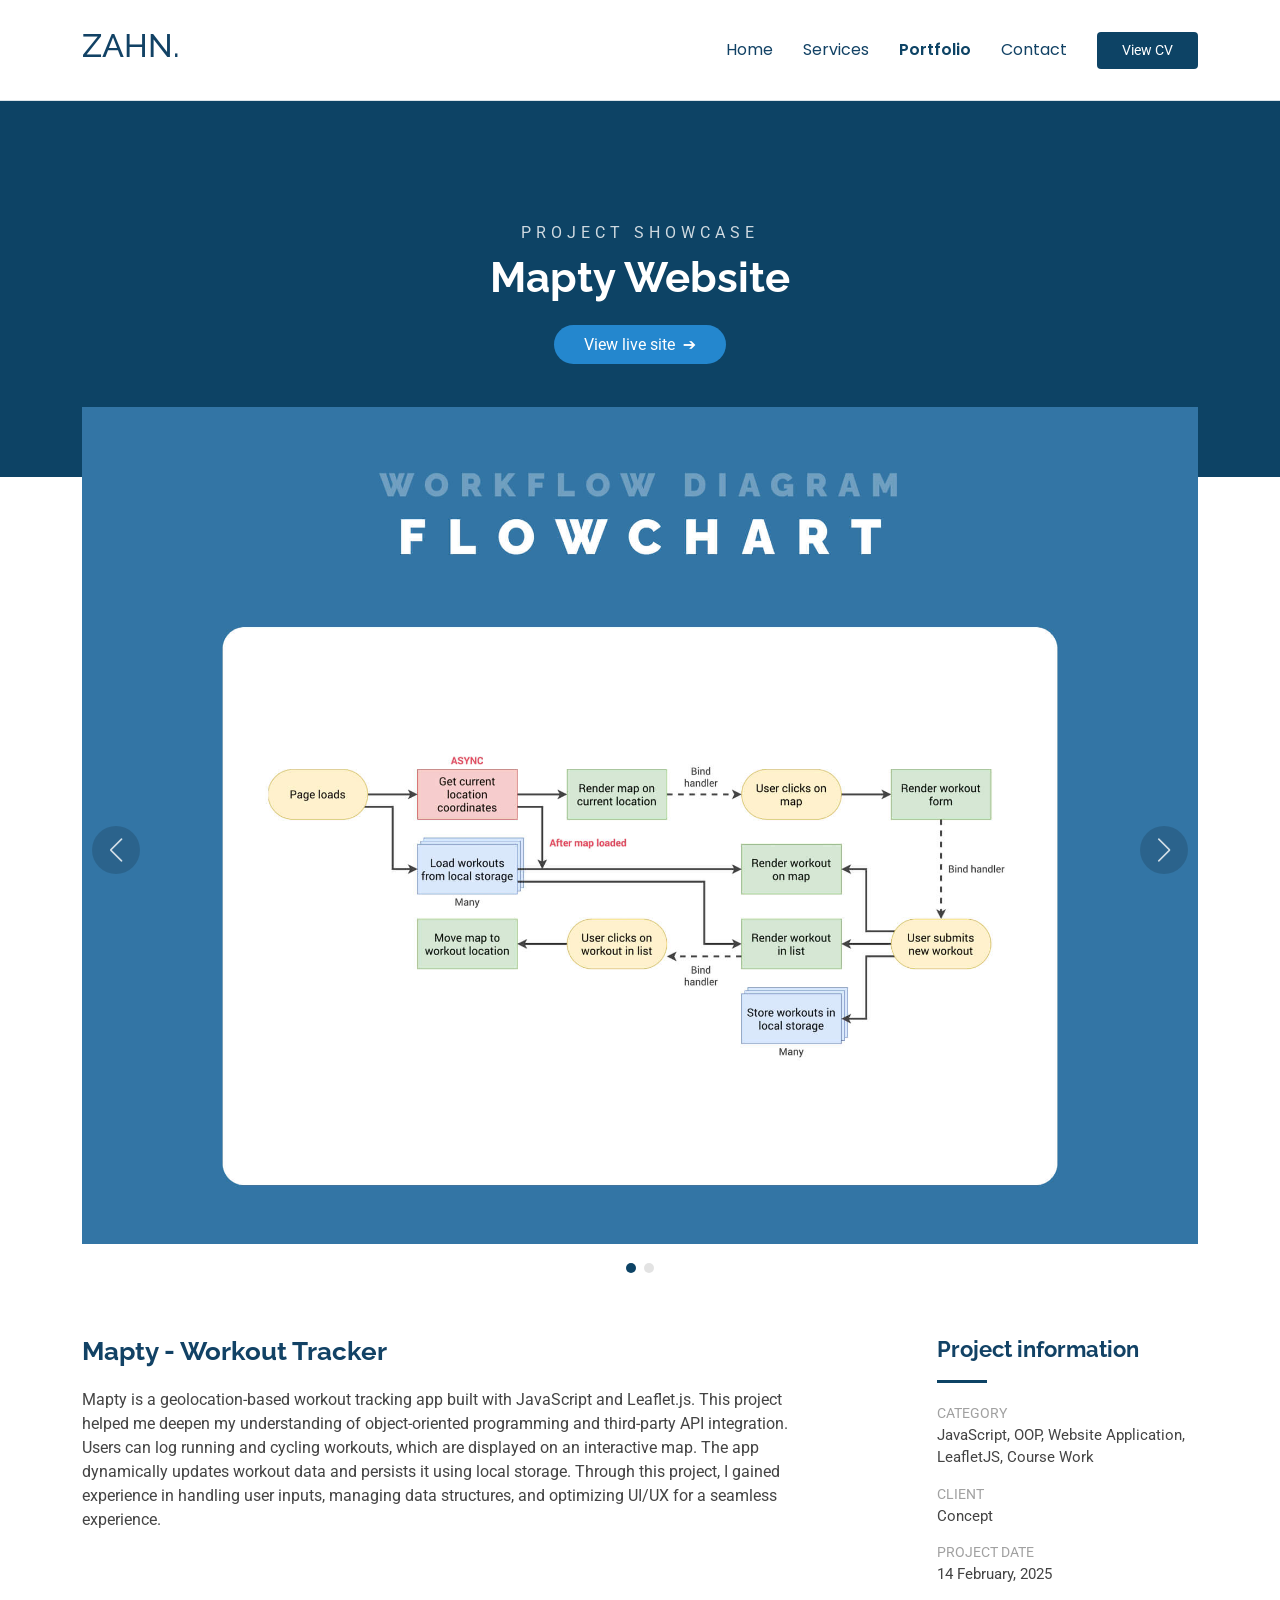
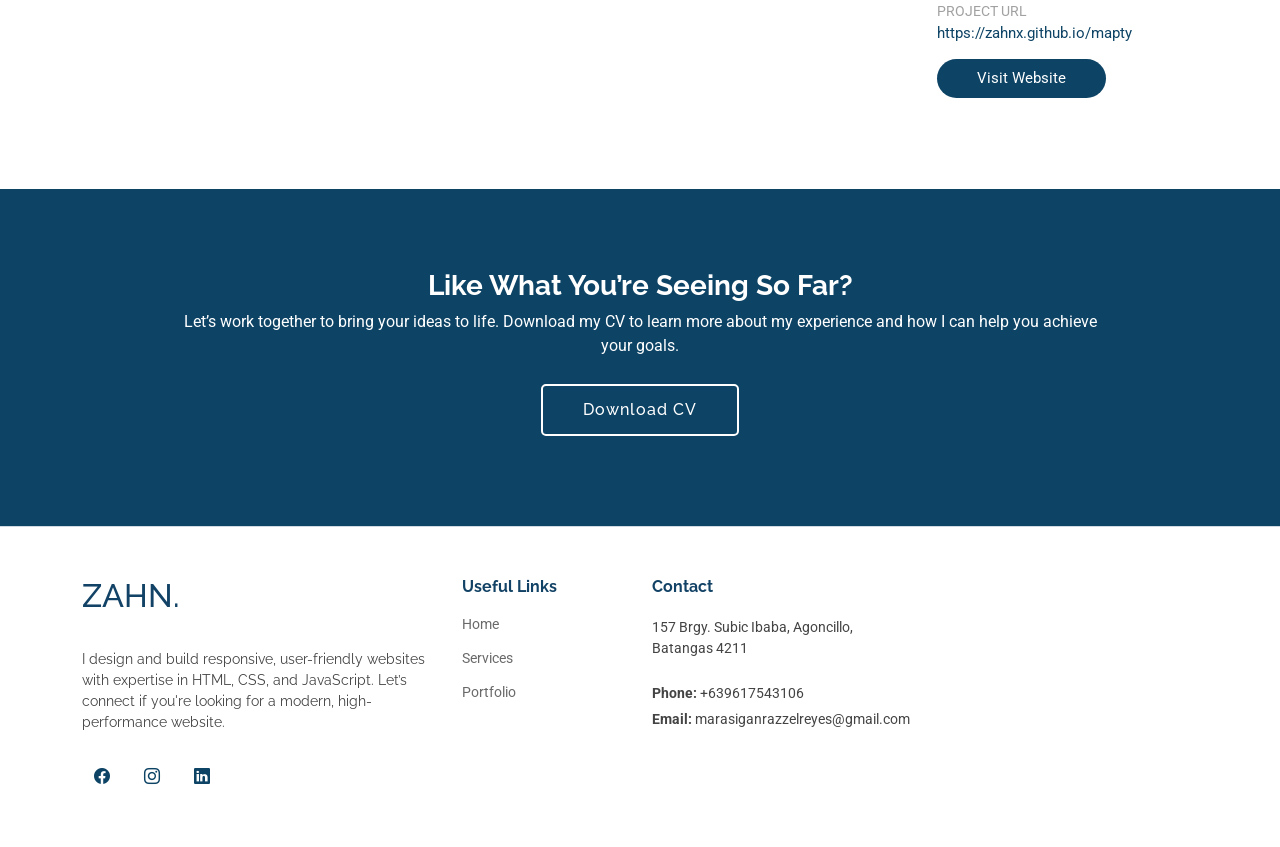
<file: projects/project-4-mapty.html>
<!DOCTYPE html>
<html lang="en">

<head>
  <meta charset="utf-8">
  <meta content="width=device-width, initial-scale=1.0" name="viewport">
  <title>Portfolio Details - Mapty</title>
  <meta name="description" content="Mapty – A geolocation-based workout tracking app built with JavaScript and Leaflet.js. Users can log running and cycling workouts, view them on an interactive map, and store data using local storage.">
  <meta name="keywords" content="Mapty, workout tracker, fitness app, geolocation app, JavaScript project, Leaflet.js, running tracker, cycling tracker, interactive map, web development, portfolio project">

  <!-- Favicons -->
  <link href="../assets/img/favicon.png" rel="icon">
<!--   <link href="../assets/img/apple-touch-icon.png" rel="apple-touch-icon">
 -->
  <!-- Fonts -->
  <link href="https://fonts.googleapis.com" rel="preconnect">
  <link href="https://fonts.gstatic.com" rel="preconnect" crossorigin>
  <link href="https://fonts.googleapis.com/css2?family=Roboto:ital,wght@0,100;0,300;0,400;0,500;0,700;0,900;1,100;1,300;1,400;1,500;1,700;1,900&family=Poppins:ital,wght@0,100;0,200;0,300;0,400;0,500;0,600;0,700;0,800;0,900;1,100;1,200;1,300;1,400;1,500;1,600;1,700;1,800;1,900&family=Raleway:ital,wght@0,100;0,200;0,300;0,400;0,500;0,600;0,700;0,800;0,900;1,100;1,200;1,300;1,400;1,500;1,600;1,700;1,800;1,900&display=swap" rel="stylesheet">

  <!-- Vendor CSS Files -->
  <link href="../assets/vendor/bootstrap/css/bootstrap.min.css" rel="stylesheet">
  <link href="../assets/vendor/bootstrap-icons/bootstrap-icons.css" rel="stylesheet">
  <link href="../assets/vendor/aos/aos.css" rel="stylesheet">
  <link href="../assets/vendor/glightbox/css/glightbox.min.css" rel="stylesheet">
  <link href="../assets/vendor/swiper/swiper-bundle.min.css" rel="stylesheet">

  <!-- Main CSS File -->
  <link href="../assets/css/main.css" rel="stylesheet">

</head>

<body class="portfolio-details-page">

  <header id="header" class="header d-flex align-items-center sticky-top">
    <div class="container-fluid container-xl position-relative d-flex align-items-center">

      <a href="../index.html" class="logo d-flex align-items-center me-auto">
        <!-- <img src="assets/img/logo.png" alt="Logo"> -->
        <h2 class="sitename">ZAHN.</h2>
      </a>

      <nav id="navmenu" class="navmenu">
        <ul>
          <li><a href="../index.html" class="active">Home<br></a></li>
          <li><a href="../index.html#services">Services</a></li>
          <li><a href="../index.html#portfolio">Portfolio</a></li>
          <li><a href="../index.html#contact">Contact</a></li>
          
        </ul>
        <i class="mobile-nav-toggle d-xl-none bi bi-list"></i>
      </nav>

      <a class="btn-getstarted" href="../assets/pdf/Razzel_Marasigan_CV_2025.pdf" target="_blank">View CV</a>

    </div>
  </header>

  <main class="main" id="portfolio">

    <!-- Page Title -->
    <div class="page-title brand-background">
      <div class="container">
        <span class="latest-work">project showcase</span>
        <h1>Mapty Website</h1>
        <nav class="breadcrumbs">
          <a href="https://zahnx.github.io/mapty" class="portfolio-btn" target="_blank">View live site</a>
        </nav>
      </div>
    </div><!-- End Page Title -->

    <!-- Portfolio Details Section -->
    <section id="portfolio-details" class="portfolio-details section">

      <div class="container" data-aos="fade-up">

        <div class="portfolio-details-slider swiper init-swiper">
          <script type="application/json" class="swiper-config">
            {
              "loop": true,
              "speed": 600,
              "autoplay": {
                "delay": 5000
              },
              "slidesPerView": "auto",
              "navigation": {
                "nextEl": ".swiper-button-next",
                "prevEl": ".swiper-button-prev"
              },
              "pagination": {
                "el": ".swiper-pagination",
                "type": "bullets",
                "clickable": true
              }
            }
          </script>
          <div class="swiper-wrapper align-items-center">

            <div class="swiper-slide">
              <img src="../assets/img/portfolio/mapty-flowchart.jpg" alt="">
            </div>

            <div class="swiper-slide">
              <img src="../assets/img/portfolio/mapty-architecture.jpg" alt="">
            </div>


          </div>
          <div class="swiper-button-prev"></div>
          <div class="swiper-button-next"></div>
          <div class="swiper-pagination"></div>
        </div>

        <div class="row justify-content-between gy-4 mt-4">

          <div class="col-lg-8" data-aos="fade-up">
            <div class="portfolio-description-1">
              <h2>Mapty - Workout Tracker</h2>
              <p>
                Mapty is a geolocation-based workout tracking app built with JavaScript and Leaflet.js. This project helped me deepen my understanding of object-oriented programming and third-party API integration. Users can log running and cycling workouts, which are displayed on an interactive map. The app dynamically updates workout data and persists it using local storage. Through this project, I gained experience in handling user inputs, managing data structures, and optimizing UI/UX for a seamless experience.
              </p>
            </div>
          </div>

          <div class="col-lg-3" data-aos="fade-up" data-aos-delay="100">
            <div class="portfolio-info">
              <h3>Project information</h3>
              <ul>
                <li><strong>Category</strong> JavaScript, OOP, Website Application, LeafletJS, Course Work</li>
                <li><strong>Client</strong> Concept </li>
                <li><strong>Project date</strong> 14 February, 2025</li>
                <li><strong>Project URL</strong> <a href="https://zahnx.github.io/mapty" target="_blank">https://zahnx.github.io/mapty</a></li>
                <li><a href="https://zahnx.github.io/mapty" class="btn-visit align-self-start" target="_blank">Visit Website</a></li>
              </ul>
            </div>
          </div>

        </div>

      </div>

    </section><!-- /Portfolio Details Section -->

     <!-- Call To Action Section -->
     <section id="call-to-action" class="call-to-action section brand-background">

      <div class="container">
        <div class="row justify-content-center" data-aos="zoom-in" data-aos-delay="100">
          <div class="col-xl-10">
            <div class="text-center">
              <h3>Like What You’re Seeing So Far?</h3>
              <p>Let’s work together to bring your ideas to life. Download my CV to learn more about my experience and how I can help you achieve your goals.</p>
              <a class="cta-btn" href="../assets/pdf/Razzel_Marasigan_CV_2025.pdf" download>Download CV</a>
            </div>
          </div>
        </div>
      </div>

    </section><!-- /Call To Action Section -->

  </main>

  <footer id="footer" class="footer">

    <div class="container footer-top">
      <div class="row gy-4">
        <div class="col-lg-4 gr-lg-5 col-md-12 footer-about">
          <a href="../index.html" class="logo d-flex align-items-center">
            <!-- <img src="assets/img/logo.png" alt="Logo"> -->
            <h2 class="sitename">ZAHN.</h2>
          </a>
          <p>I design and build responsive, user-friendly websites with expertise in HTML, CSS, and JavaScript. Let’s connect if you're looking for a modern, high-performance website.          </p>
          <div class="social-links d-flex mt-4">
            <a href="https://www.facebook.com/nahidahaver" aria-label="Follow us on Facebook" target="_blank"><i class="bi bi-facebook"></i></a>
            <a href="https://www.instagram.com/azhn018" aria-label="Follow us on Instagram" target="_blank"><i class="bi bi-instagram"></i></a>
            <a href="https://www.linkedin.com/in/azreyes" aria-label="Follow us on LinkedIn" target="_blank"><i class="bi bi-linkedin"></i></a>
          </div>
        </div>

        <div class="col-lg-2 col-md-6 col-12 footer-links">
          <h4>Useful Links</h4>
          <ul>
            <li><a href="../index.html#hero">Home</a></li>
            <li><a href="../index.html#services">Services</a></li>
            <li><a href="../index.html#portfolio">Portfolio</a></li>
          </ul>
        </div>

        <div class="col-lg-3 col-md-6 col-12 footer-contact text-md-start">
          <h4>Contact</h4>
          <p>157 Brgy. Subic Ibaba, Agoncillo, Batangas 4211</p>
          <p class="mt-4"><strong>Phone:</strong> <span>+639617543106</span></p>
          <p><strong>Email:</strong> <span>marasiganrazzelreyes@gmail.com</span></p>
        </div>

      </div>
    </div>
  </footer>
  
  <!-- Scroll Top -->
  <a href="#" id="scroll-top" class="scroll-top d-flex align-items-center justify-content-center"><i class="bi bi-arrow-up-short"></i></a>

  <!-- Preloader -->
  <div id="preloader"></div>

  <!-- Vendor JS Files -->
  <script src="../assets/vendor/bootstrap/js/bootstrap.bundle.min.js"></script>
  <script src="../assets/vendor/aos/aos.js"></script>
  <script src="../assets/vendor/purecounter/purecounter_vanilla.js"></script>
  <script src="../assets/vendor/glightbox/js/glightbox.min.js"></script>
  <script src="../assets/vendor/swiper/swiper-bundle.min.js"></script>
  <script src="../assets/vendor/imagesloaded/imagesloaded.pkgd.min.js"></script>
  <script src="../assets/vendor/isotope-layout/isotope.pkgd.min.js"></script>

  <!-- Main JS File -->
  <script src="../assets/js/main.js"></script>

</body>

</html>
</file>
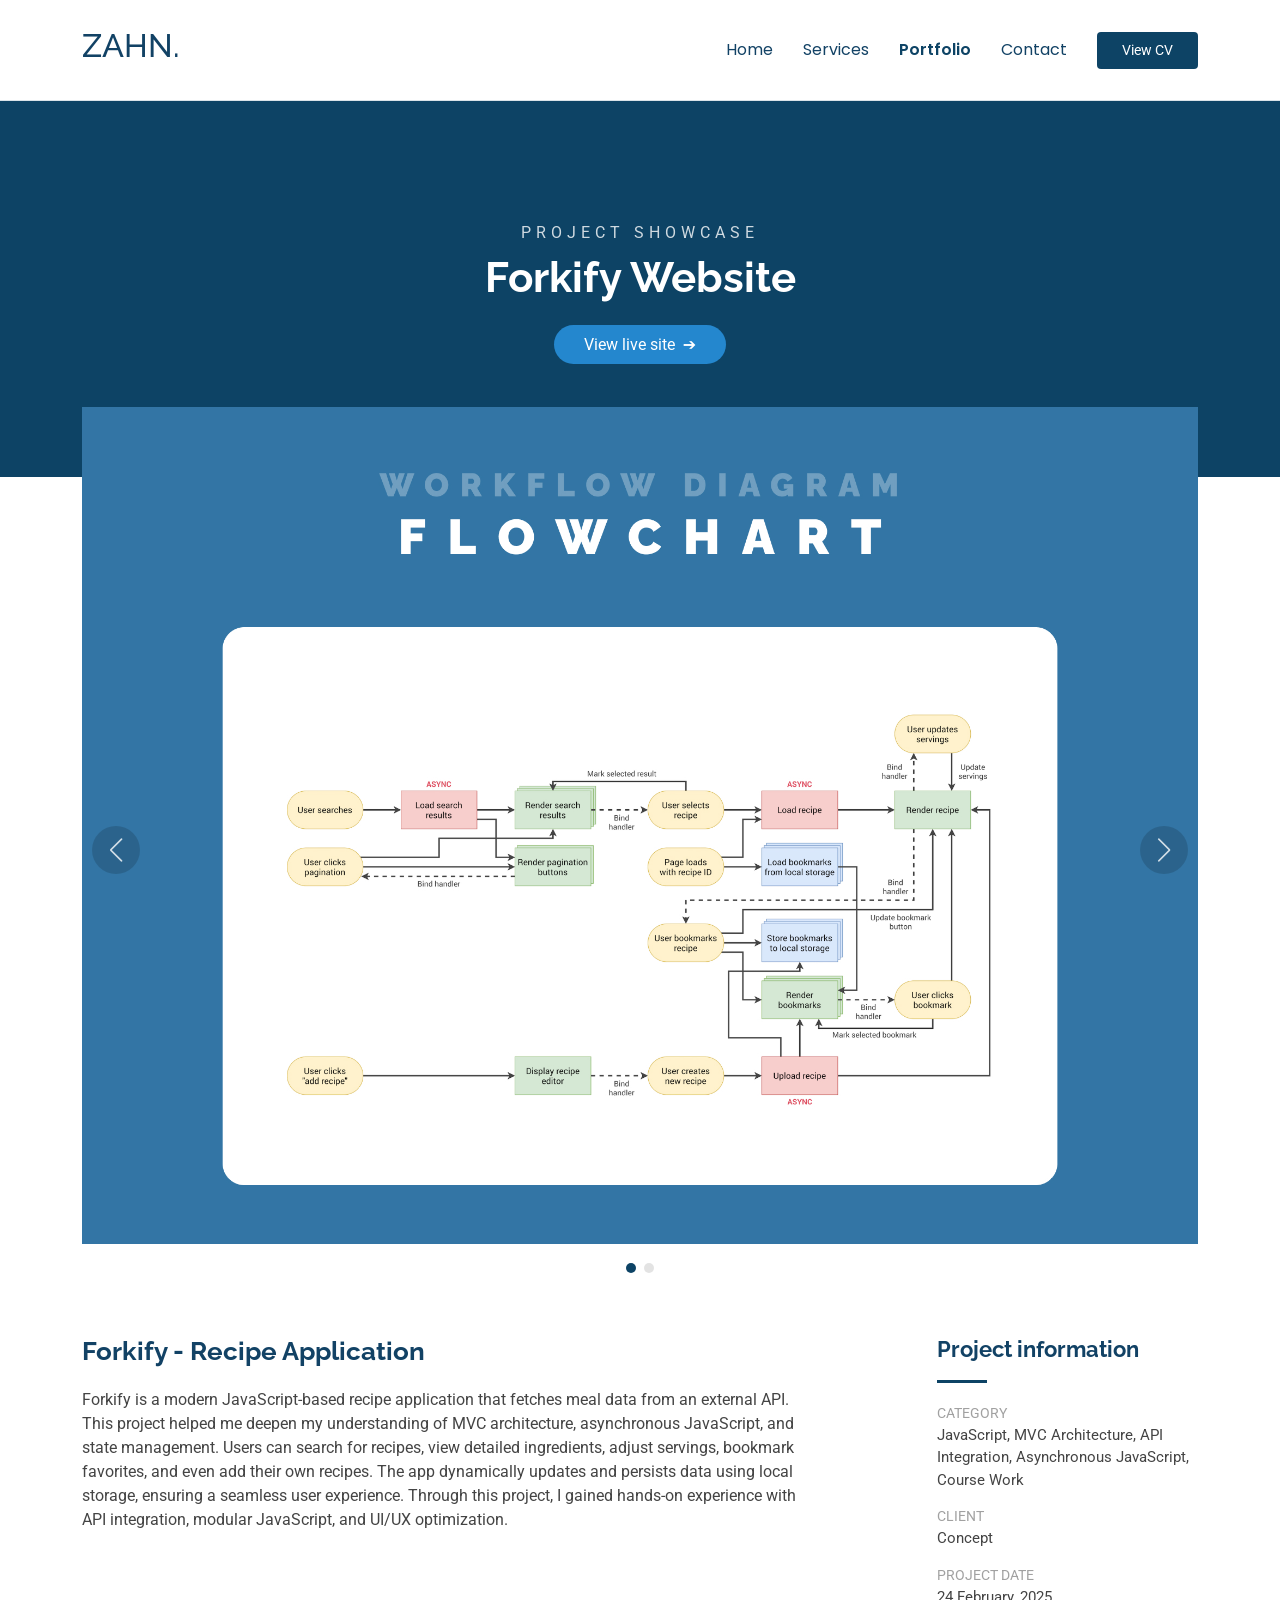
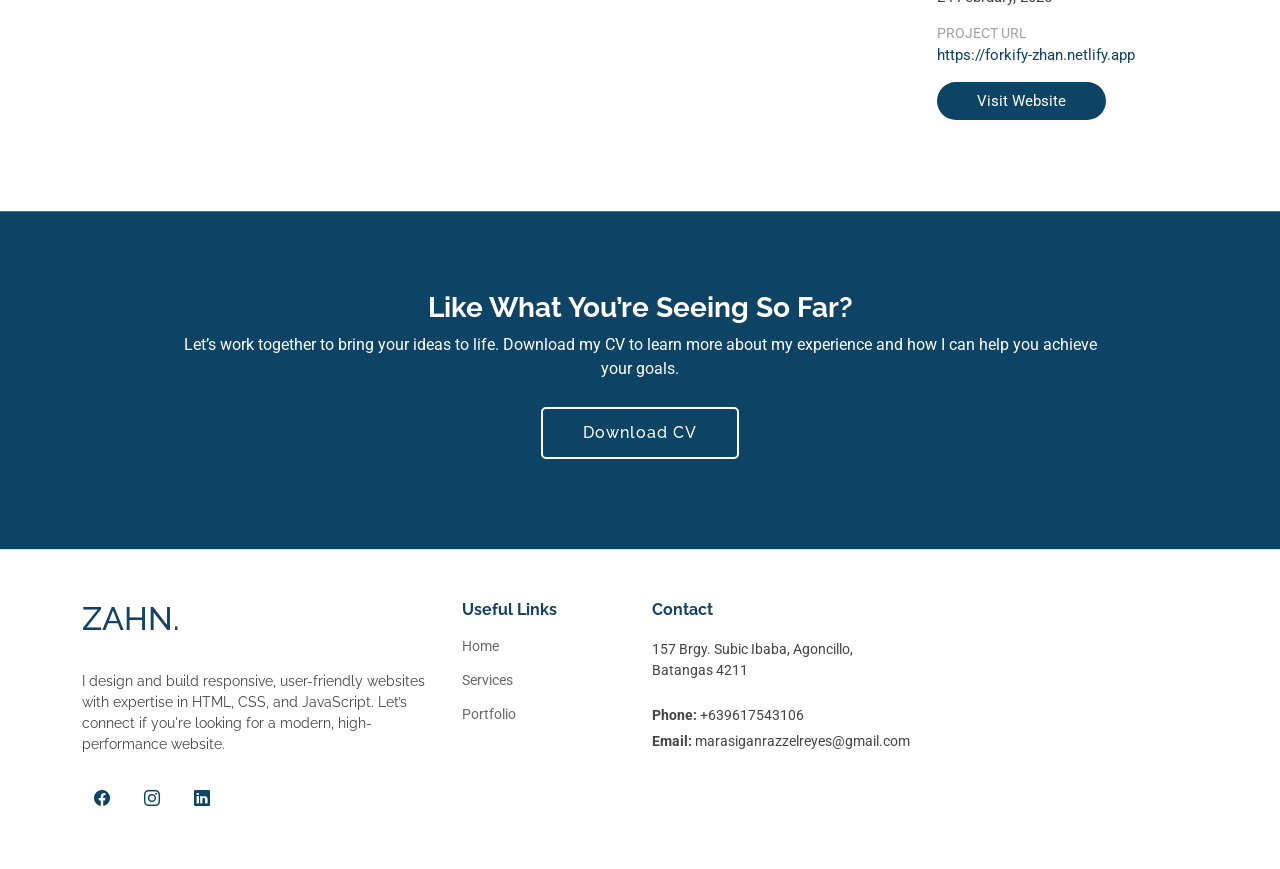
<file: projects/project-5-forkify.html>
<!DOCTYPE html>
<html lang="en">
  <head>
    <meta charset="utf-8" />
    <meta content="width=device-width, initial-scale=1.0" name="viewport" />
    <title>Portfolio Details - Forkify</title>
    <meta
      name="description"
      content="Forkify – A modern JavaScript-based recipe application that allows users to search for recipes, view ingredients, adjust servings, bookmark favorites, and add custom recipes. Built with MVC architecture and asynchronous JavaScript for a seamless experience."
    />

    <meta
      name="keywords"
      content="Forkify, recipe app, JavaScript project, API integration, MVC architecture, modern JavaScript, ES6, web development, portfolio project, cooking app, meal planner"
    />

    <!-- Favicons -->
    <link href="../assets/img/favicon.png" rel="icon" />
    <!--   <link href="../assets/img/apple-touch-icon.png" rel="apple-touch-icon">
 -->
    <!-- Fonts -->
    <link href="https://fonts.googleapis.com" rel="preconnect" />
    <link href="https://fonts.gstatic.com" rel="preconnect" crossorigin />
    <link
      href="https://fonts.googleapis.com/css2?family=Roboto:ital,wght@0,100;0,300;0,400;0,500;0,700;0,900;1,100;1,300;1,400;1,500;1,700;1,900&family=Poppins:ital,wght@0,100;0,200;0,300;0,400;0,500;0,600;0,700;0,800;0,900;1,100;1,200;1,300;1,400;1,500;1,600;1,700;1,800;1,900&family=Raleway:ital,wght@0,100;0,200;0,300;0,400;0,500;0,600;0,700;0,800;0,900;1,100;1,200;1,300;1,400;1,500;1,600;1,700;1,800;1,900&display=swap"
      rel="stylesheet"
    />

    <!-- Vendor CSS Files -->
    <link
      href="../assets/vendor/bootstrap/css/bootstrap.min.css"
      rel="stylesheet"
    />
    <link
      href="../assets/vendor/bootstrap-icons/bootstrap-icons.css"
      rel="stylesheet"
    />
    <link href="../assets/vendor/aos/aos.css" rel="stylesheet" />
    <link
      href="../assets/vendor/glightbox/css/glightbox.min.css"
      rel="stylesheet"
    />
    <link
      href="../assets/vendor/swiper/swiper-bundle.min.css"
      rel="stylesheet"
    />

    <!-- Main CSS File -->
    <link href="../assets/css/main.css" rel="stylesheet" />
  </head>

  <body class="portfolio-details-page">
    <header id="header" class="header d-flex align-items-center sticky-top">
      <div
        class="container-fluid container-xl position-relative d-flex align-items-center"
      >
        <a href="../index.html" class="logo d-flex align-items-center me-auto">
          <!-- <img src="assets/img/logo.png" alt="Logo"> -->
          <h2 class="sitename">ZAHN.</h2>
        </a>

        <nav id="navmenu" class="navmenu">
          <ul>
            <li>
              <a href="../index.html" class="active">Home<br /></a>
            </li>
            <li><a href="../index.html#services">Services</a></li>
            <li><a href="../index.html#portfolio">Portfolio</a></li>
            <li><a href="../index.html#contact">Contact</a></li>
          </ul>
          <i class="mobile-nav-toggle d-xl-none bi bi-list"></i>
        </nav>

        <a
          class="btn-getstarted"
          href="../assets/pdf/Razzel_Marasigan_CV_2025.pdf"
          target="_blank"
          >View CV</a
        >
      </div>
    </header>

    <main class="main" id="portfolio">
      <!-- Page Title -->
      <div class="page-title brand-background">
        <div class="container">
          <span class="latest-work">project showcase</span>
          <h1>Forkify Website</h1>
          <nav class="breadcrumbs">
            <a
              href="https://forkify-zhan.netlify.app/#664c8f193e7aa067e94e8906"
              class="portfolio-btn"
              target="_blank"
              >View live site</a
            >
          </nav>
        </div>
      </div>
      <!-- End Page Title -->

      <!-- Portfolio Details Section -->
      <section id="portfolio-details" class="portfolio-details section">
        <div class="container" data-aos="fade-up">
          <div class="portfolio-details-slider swiper init-swiper">
            <script type="application/json" class="swiper-config">
              {
                "loop": true,
                "speed": 600,
                "autoplay": {
                  "delay": 5000
                },
                "slidesPerView": "auto",
                "navigation": {
                  "nextEl": ".swiper-button-next",
                  "prevEl": ".swiper-button-prev"
                },
                "pagination": {
                  "el": ".swiper-pagination",
                  "type": "bullets",
                  "clickable": true
                }
              }
            </script>
            <div class="swiper-wrapper align-items-center">
              <div class="swiper-slide">
                <img
                  src="../assets/img/portfolio/forkify-flowchart.jpg"
                  alt=""
                />
              </div>

              <div class="swiper-slide">
                <img
                  src="../assets/img/portfolio/forkify-architecture.jpg"
                  alt=""
                />
              </div>
            </div>
            <div class="swiper-button-prev"></div>
            <div class="swiper-button-next"></div>
            <div class="swiper-pagination"></div>
          </div>

          <div class="row justify-content-between gy-4 mt-4">
            <div class="col-lg-8" data-aos="fade-up">
              <div class="portfolio-description-1">
                <h2>Forkify - Recipe Application</h2>
                <p>
                  Forkify is a modern JavaScript-based recipe application that
                  fetches meal data from an external API. This project helped me
                  deepen my understanding of MVC architecture, asynchronous
                  JavaScript, and state management. Users can search for
                  recipes, view detailed ingredients, adjust servings, bookmark
                  favorites, and even add their own recipes. The app dynamically
                  updates and persists data using local storage, ensuring a
                  seamless user experience. Through this project, I gained
                  hands-on experience with API integration, modular JavaScript,
                  and UI/UX optimization.
                </p>
              </div>
            </div>

            <div class="col-lg-3" data-aos="fade-up" data-aos-delay="100">
              <div class="portfolio-info">
                <h3>Project information</h3>
                <ul>
                  <li>
                    <strong>Category</strong> JavaScript, MVC Architecture, API
                    Integration, Asynchronous JavaScript, Course Work
                  </li>
                  <li><strong>Client</strong> Concept</li>
                  <li><strong>Project date</strong> 24 February, 2025</li>
                  <li>
                    <strong>Project URL</strong>
                    <a
                      href="https://forkify-zhan.netlify.app/#664c8f193e7aa067e94e8906"
                      target="_blank"
                      >https://forkify-zhan.netlify.app</a
                    >
                  </li>
                  <li>
                    <a
                      href="https://forkify-zhan.netlify.app/#664c8f193e7aa067e94e8906"
                      class="btn-visit align-self-start"
                      target="_blank"
                      >Visit Website</a
                    >
                  </li>
                </ul>
              </div>
            </div>
          </div>
        </div>
      </section>
      <!-- /Portfolio Details Section -->

      <!-- Call To Action Section -->
      <section
        id="call-to-action"
        class="call-to-action section brand-background"
      >
        <div class="container">
          <div
            class="row justify-content-center"
            data-aos="zoom-in"
            data-aos-delay="100"
          >
            <div class="col-xl-10">
              <div class="text-center">
                <h3>Like What You’re Seeing So Far?</h3>
                <p>
                  Let’s work together to bring your ideas to life. Download my
                  CV to learn more about my experience and how I can help you
                  achieve your goals.
                </p>
                <a
                  class="cta-btn"
                  href="../assets/pdf/Razzel_Marasigan_CV_2025.pdf"
                  download
                  >Download CV</a
                >
              </div>
            </div>
          </div>
        </div>
      </section>
      <!-- /Call To Action Section -->
    </main>

    <footer id="footer" class="footer">
      <div class="container footer-top">
        <div class="row gy-4">
          <div class="col-lg-4 gr-lg-5 col-md-12 footer-about">
            <a href="../index.html" class="logo d-flex align-items-center">
              <!-- <img src="assets/img/logo.png" alt="Logo"> -->
              <h2 class="sitename">ZAHN.</h2>
            </a>
            <p>
              I design and build responsive, user-friendly websites with
              expertise in HTML, CSS, and JavaScript. Let’s connect if you're
              looking for a modern, high-performance website.
            </p>
            <div class="social-links d-flex mt-4">
              <a
                href="https://www.facebook.com/nahidahaver"
                aria-label="Follow us on Facebook"
                target="_blank"
                ><i class="bi bi-facebook"></i
              ></a>
              <a
                href="https://www.instagram.com/azhn018"
                aria-label="Follow us on Instagram"
                target="_blank"
                ><i class="bi bi-instagram"></i
              ></a>
              <a
                href="https://www.linkedin.com/in/azreyes"
                aria-label="Follow us on LinkedIn"
                target="_blank"
                ><i class="bi bi-linkedin"></i
              ></a>
            </div>
          </div>

          <div class="col-lg-2 col-md-6 col-12 footer-links">
            <h4>Useful Links</h4>
            <ul>
              <li><a href="../index.html#hero">Home</a></li>
              <li><a href="../index.html#services">Services</a></li>
              <li><a href="../index.html#portfolio">Portfolio</a></li>
            </ul>
          </div>

          <div class="col-lg-3 col-md-6 col-12 footer-contact text-md-start">
            <h4>Contact</h4>
            <p>157 Brgy. Subic Ibaba, Agoncillo, Batangas 4211</p>
            <p class="mt-4">
              <strong>Phone:</strong> <span>+639617543106</span>
            </p>
            <p>
              <strong>Email:</strong>
              <span>marasiganrazzelreyes@gmail.com</span>
            </p>
          </div>
        </div>
      </div>
    </footer>

    <!-- Scroll Top -->
    <a
      href="#"
      id="scroll-top"
      class="scroll-top d-flex align-items-center justify-content-center"
      ><i class="bi bi-arrow-up-short"></i
    ></a>

    <!-- Preloader -->
    <div id="preloader"></div>

    <!-- Vendor JS Files -->
    <script src="../assets/vendor/bootstrap/js/bootstrap.bundle.min.js"></script>
    <script src="../assets/vendor/aos/aos.js"></script>
    <script src="../assets/vendor/purecounter/purecounter_vanilla.js"></script>
    <script src="../assets/vendor/glightbox/js/glightbox.min.js"></script>
    <script src="../assets/vendor/swiper/swiper-bundle.min.js"></script>
    <script src="../assets/vendor/imagesloaded/imagesloaded.pkgd.min.js"></script>
    <script src="../assets/vendor/isotope-layout/isotope.pkgd.min.js"></script>

    <!-- Main JS File -->
    <script src="../assets/js/main.js"></script>
  </body>
</html>
</file>
<file: assets/css/main.css>
/* Fonts */
:root {
  --default-font: "Roboto",  system-ui, -apple-system, "Segoe UI", Roboto, "Helvetica Neue", Arial, "Noto Sans", "Liberation Sans", sans-serif, "Apple Color Emoji", "Segoe UI Emoji", "Segoe UI Symbol", "Noto Color Emoji";
  --heading-font: "Raleway",  sans-serif;
  --nav-font: "Poppins",  sans-serif;
}

/* Global Colors - The following color variables are used throughout the website. Updating them here will change the color scheme of the entire website */
:root { 
  --background-color: #ffffff; /* Background color for the entire website, including individual sections */
  --default-color: #444444; /* Default color used for the majority of the text content across the entire website */
  --heading-color: #124265; /* Color for headings, subheadings and title throughout the website */
  --accent-color: #0d4365; /* Accent color that represents your brand on the website. It's used for buttons, links, and other elements that need to stand out */
  --surface-color: #ffffff; /* The surface color is used as a background of boxed elements within sections, such as cards, icon boxes, or other elements that require a visual separation from the global background. */
  --contrast-color: #ffffff; /* Contrast color for text, ensuring readability against backgrounds of accent, heading, or default colors. */
}

/* Nav Menu Colors - The following color variables are used specifically for the navigation menu. They are separate from the global colors to allow for more customization options */
:root {
  --nav-color: #124265;  /* The default color of the main navmenu links */
  --nav-hover-color: #2487ce; /* Applied to main navmenu links when they are hovered over or active */
  --nav-mobile-background-color: #ffffff; /* Used as the background color for mobile navigation menu */
  --nav-dropdown-background-color: #ffffff; /* Used as the background color for dropdown items that appear when hovering over primary navigation items */
  --nav-dropdown-color: #124265; /* Used for navigation links of the dropdown items in the navigation menu. */
  --nav-dropdown-hover-color: #2487ce; /* Similar to --nav-hover-color, this color is applied to dropdown navigation links when they are hovered over. */
}

/* Color Presets - These classes override global colors when applied to any section or element, providing reuse of the sam color scheme. */

.light-background {
  --background-color: #f6fafd;
  --surface-color: #ffffff;
}

.dark-background {
  --background-color: #060606;
  --default-color: #ffffff;
  --heading-color: #ffffff;
  --surface-color: #252525;
  --contrast-color: #ffffff;
}

.accent-background {
  --background-color: #2487ce;
  --default-color: #ffffff;
  --heading-color: #ffffff;
  --accent-color: #ffffff;
  --surface-color: #469fdf;
  --contrast-color: #ffffff;
}

.brand-background {
  --background-color: #0d4365;
  --default-color: #ffffff;
  --heading-color: #ffffff;
  --accent-color: #ffffff;
  --surface-color: #469fdf;
  --contrast-color: #ffffff;
}

/* Smooth scroll */
:root {
  scroll-behavior: smooth;
}

/*--------------------------------------------------------------
# General Styling & Shared Classes
--------------------------------------------------------------*/
body {
  color: var(--default-color);
  background-color: var(--background-color);
  font-family: var(--default-font);
}

a {
  color: var(--accent-color);
  text-decoration: none;
  transition: 0.3s;
}

a:hover {
  color: color-mix(in srgb, var(--accent-color), transparent 25%);
  text-decoration: none;
}

h1,
h2,
h3,
h4,
h5,
h6 {
  color: var(--heading-color);
  font-family: var(--heading-font);
}

/* Pulsating Play Button
------------------------------*/
.pulsating-play-btn {
  width: 94px;
  height: 94px;
  background: radial-gradient(var(--accent-color) 50%, color-mix(in srgb, var(--accent-color), transparent 75%) 52%);
  border-radius: 50%;
  display: block;
  position: relative;
  overflow: hidden;
}

.pulsating-play-btn:before {
  content: "";
  position: absolute;
  width: 120px;
  height: 120px;
  animation-delay: 0s;
  animation: pulsate-play-btn 2s;
  animation-direction: forwards;
  animation-iteration-count: infinite;
  animation-timing-function: steps;
  opacity: 1;
  border-radius: 50%;
  border: 5px solid color-mix(in srgb, var(--accent-color), transparent 30%);
  top: -15%;
  left: -15%;
  background: rgba(198, 16, 0, 0);
}

.pulsating-play-btn:after {
  content: "";
  position: absolute;
  left: 50%;
  top: 50%;
  transform: translateX(-40%) translateY(-50%);
  width: 0;
  height: 0;
  border-top: 10px solid transparent;
  border-bottom: 10px solid transparent;
  border-left: 15px solid #fff;
  z-index: 100;
  transition: all 400ms cubic-bezier(0.55, 0.055, 0.675, 0.19);
}

.pulsating-play-btn:hover:before {
  content: "";
  position: absolute;
  left: 50%;
  top: 50%;
  transform: translateX(-40%) translateY(-50%);
  width: 0;
  height: 0;
  border: none;
  border-top: 10px solid transparent;
  border-bottom: 10px solid transparent;
  border-left: 15px solid #fff;
  z-index: 200;
  animation: none;
  border-radius: 0;
}

.pulsating-play-btn:hover:after {
  border-left: 15px solid var(--accent-color);
  transform: scale(20);
}

@keyframes pulsate-play-btn {
  0% {
    transform: scale(0.6, 0.6);
    opacity: 1;
  }

  100% {
    transform: scale(1, 1);
    opacity: 0;
  }
}

/* PHP Email Form Messages
------------------------------*/
.php-email-form .error-message {
  display: none;
  background: #df1529;
  color: #ffffff;
  text-align: left;
  padding: 15px;
  margin-bottom: 24px;
  font-weight: 600;
}

.php-email-form .sent-message {
  display: none;
  color: #ffffff;
  background: #059652;
  text-align: center;
  padding: 15px;
  margin-bottom: 24px;
  font-weight: 600;
}

.php-email-form .loading {
  display: none;
  background: var(--surface-color);
  text-align: center;
  padding: 15px;
  margin-bottom: 24px;
}

.php-email-form .loading:before {
  content: "";
  display: inline-block;
  border-radius: 50%;
  width: 24px;
  height: 24px;
  margin: 0 10px -6px 0;
  border: 3px solid var(--accent-color);
  border-top-color: var(--surface-color);
  animation: php-email-form-loading 1s linear infinite;
}

@keyframes php-email-form-loading {
  0% {
    transform: rotate(0deg);
  }

  100% {
    transform: rotate(360deg);
  }
}

/*--------------------------------------------------------------
# Global Header
--------------------------------------------------------------*/
.header {
  color: var(--default-color);
  background-color: var(--background-color);
  padding: 20px 0;
  transition: all 0.5s;
  z-index: 997;
  border-bottom: 1px solid color-mix(in srgb, var(--accent-color), transparent 85%);
}

.header .logo {
  line-height: 1;
}

.header .logo img {
  max-height: 36px;
  margin-right: 8px;
}

.header .logo h1 {
  font-size: 30px;
  margin: 0;
  font-weight: 300;
  color: var(--heading-color);
}

.header .btn-getstarted,
.header .btn-getstarted:focus {
  color: var(--contrast-color);
  background: var(--accent-color);
  font-size: 14px;
  padding: 8px 25px;
  margin: 0 0 0 30px;
  border-radius: 4px;
  transition: 0.3s;
}

.header .btn-getstarted:hover,
.header .btn-getstarted:focus:hover {
  color: var(--contrast-color);
  background: color-mix(in srgb, var(--accent-color), transparent 35%);
}

@media (max-width: 1200px) {
  .header .logo {
    order: 1;
  }

  .header .btn-getstarted {
    order: 2;
    margin: 0 15px 0 0;
    padding: 6px 15px;
  }

  .header .navmenu {
    order: 3;
  }
}

.scrolled .header {
  border-color: var(--contrast-color);
  box-shadow: 0px 0 18px rgba(0, 0, 0, 0.1);
}

/*--------------------------------------------------------------
# Navigation Menu
--------------------------------------------------------------*/
/* Navmenu - Desktop */
@media (min-width: 1200px) {
  .navmenu {
    padding: 0;
  }

  .navmenu ul {
    margin: 0;
    padding: 0;
    display: flex;
    list-style: none;
    align-items: center;
  }

  .navmenu li {
    position: relative;
  }

  .navmenu a,
  .navmenu a:focus {
    color: var(--nav-color);
    padding: 18px 15px;
    font-size: 16px;
    font-family: var(--nav-font);
    font-weight: 400;
    display: flex;
    align-items: center;
    justify-content: space-between;
    white-space: nowrap;
    transition: 0.15s;
  }

  .navmenu a i,
  .navmenu a:focus i {
    font-size: 12px;
    line-height: 0;
    margin-left: 5px;
    transition: 0.15s;
  }

  .navmenu li:last-child a {
    padding-right: 0;
  }

  .navmenu li:hover>a,
  .navmenu .active,
  .navmenu .active:focus {
    color: var(--accent-color);
    font-weight: 600;
  }

  .navmenu .dropdown ul {
    margin: 0;
    padding: 10px 0;
    background: var(--nav-dropdown-background-color);
    display: block;
    position: absolute;
    visibility: hidden;
    left: 14px;
    top: 130%;
    opacity: 0;
    transition: 0.15s;
    border-radius: 4px;
    z-index: 99;
    box-shadow: 0px 0px 30px rgba(0, 0, 0, 0.1);
  }

  .navmenu .dropdown ul li {
    min-width: 200px;
  }

  .navmenu .dropdown ul a {
    padding: 10px 20px;
    font-size: 15px;
    text-transform: none;
    color: var(--nav-dropdown-color);
  }

  .navmenu .dropdown ul a i {
    font-size: 12px;
  }

  .navmenu .dropdown ul a:hover,
  .navmenu .dropdown ul .active:hover,
  .navmenu .dropdown ul li:hover>a {
    color: var(--nav-dropdown-hover-color);
  }

  .navmenu .dropdown:hover>ul {
    opacity: 1;
    top: 100%;
    visibility: visible;
  }

  .navmenu .dropdown .dropdown ul {
    top: 0;
    left: -90%;
    visibility: hidden;
  }

  .navmenu .dropdown .dropdown:hover>ul {
    opacity: 1;
    top: 0;
    left: -100%;
    visibility: visible;
  }
}

/* Navmenu - Mobile */
@media (max-width: 1200px) {
  .mobile-nav-toggle {
    color: var(--nav-color);
    font-size: 28px;
    line-height: 0;
    margin-right: 10px;
    cursor: pointer;
    transition: color 0.3s;
  }

  .navmenu {
    padding: 0;
    z-index: 9997;
  }

  .navmenu ul {
    display: none;
    list-style: none;
    position: absolute;
    inset: 60px 20px 20px 20px;
    padding: 10px 0;
    margin: 0;
    border-radius: 6px;
    background-color: var(--nav-mobile-background-color);
    overflow-y: auto;
    transition: 0.3s;
    z-index: 9998;
    box-shadow: 0px 0px 30px rgba(0, 0, 0, 0.1);
  }

  .navmenu a,
  .navmenu a:focus {
    color: var(--nav-dropdown-color);
    padding: 10px 20px;
    font-family: var(--nav-font);
    font-size: 17px;
    font-weight: 500;
    display: flex;
    align-items: center;
    justify-content: space-between;
    white-space: nowrap;
    transition: 0.3s;
  }

  .navmenu a i,
  .navmenu a:focus i {
    font-size: 12px;
    line-height: 0;
    margin-left: 5px;
    width: 30px;
    height: 30px;
    display: flex;
    align-items: center;
    justify-content: center;
    border-radius: 50%;
    transition: 0.3s;
    background-color: color-mix(in srgb, var(--accent-color), transparent 90%);
  }

  .navmenu a i:hover,
  .navmenu a:focus i:hover {
    background-color: var(--accent-color);
    color: var(--contrast-color);
  }

  .navmenu a:hover,
  .navmenu .active,
  .navmenu .active:focus {
    color: var(--nav-dropdown-hover-color);
  }

  .navmenu .active i,
  .navmenu .active:focus i {
    background-color: var(--accent-color);
    color: var(--contrast-color);
    transform: rotate(180deg);
  }

  .navmenu .dropdown ul {
    position: static;
    display: none;
    z-index: 99;
    padding: 10px 0;
    margin: 10px 20px;
    background-color: var(--nav-dropdown-background-color);
    border: 1px solid color-mix(in srgb, var(--default-color), transparent 90%);
    box-shadow: none;
    transition: all 0.5s ease-in-out;
  }

  .navmenu .dropdown ul ul {
    background-color: rgba(33, 37, 41, 0.1);
  }

  .navmenu .dropdown>.dropdown-active {
    display: block;
    background-color: rgba(33, 37, 41, 0.03);
  }

  .mobile-nav-active {
    overflow: hidden;
  }

  .mobile-nav-active .mobile-nav-toggle {
    color: #fff;
    position: absolute;
    font-size: 32px;
    top: 15px;
    right: 15px;
    margin-right: 0;
    z-index: 9999;
  }

  .mobile-nav-active .navmenu {
    position: fixed;
    overflow: hidden;
    inset: 0;
    background: rgba(33, 37, 41, 0.8);
    transition: 0.3s;
  }

  .mobile-nav-active .navmenu>ul {
    display: block;
  }
}

/*--------------------------------------------------------------
# Global Footer
--------------------------------------------------------------*/
.footer {
  color: var(--default-color);
  background-color: var(--background-color);
  border-top: 1px solid color-mix(in srgb, var(--accent-color), transparent 80%);
  font-size: 14px;
  padding-bottom: 50px;
  position: relative;
}

.footer .footer-top {
  padding-top: 50px;
}

.footer .footer-about .logo {
  line-height: 1;
  margin-bottom: 25px;
}

.footer .footer-about .logo img {
  max-height: 40px;
  margin-right: 6px;
}

.footer .footer-about .logo span {
  color: var(--heading-color);
  font-size: 30px;
  font-weight: 700;
  letter-spacing: 1px;
  font-family: var(--heading-font);
}

.footer .footer-about p {
  font-size: 14px;
  font-family: var(--heading-font);
}

.footer .social-links a {
  display: flex;
  align-items: center;
  justify-content: center;
  width: 40px;
  height: 40px;
  font-size: 16px;
  color: var(--accent-color);
  margin-right: 10px;
  transition: 0.3s;
}

.footer .social-links a:hover {
  background-color: var(--accent-color);
  color: rgb(255, 255, 255);
  border-color: var(--accent-color);
  border-radius: 20px;
}

.footer h4 {
  font-size: 16px;
  font-weight: bold;
  position: relative;
  padding-bottom: 12px;
}

.footer .footer-links {
  margin-bottom: 30px;
}

.footer .footer-links ul {
  list-style: none;
  padding: 0;
  margin: 0;
}

.footer .footer-links ul i {
  padding-right: 2px;
  font-size: 12px;
  line-height: 0;
}

.footer .footer-links ul li {
  padding: 10px 0;
  display: flex;
  align-items: center;
}

.footer .footer-links ul li:first-child {
  padding-top: 0;
}

.footer .footer-links ul a {
  color: color-mix(in srgb, var(--default-color), transparent 20%);
  display: inline-block;
  line-height: 1;
}

.footer .footer-links ul a:hover {
  color: var(--accent-color);
}

.footer .footer-contact p {
  margin-bottom: 5px;
}

.footer .copyright {
  padding-top: 25px;
  padding-bottom: 25px;
  background-color: var(--accent-color);
  color: var(--contrast-color);
}

.footer .copyright p {
  margin-bottom: 0;
}

.footer .credits {
  margin-top: 4px;
  font-size: 13px;
}

.footer .credits a {
  color: color-mix(in srgb, var(--contrast-color), transparent 30%);
}

/*--------------------------------------------------------------
# Preloader
--------------------------------------------------------------*/
#preloader {
  position: fixed;
  inset: 0;
  z-index: 999999;
  overflow: hidden;
  background: var(--background-color);
  transition: all 0.6s ease-out;
}

#preloader:before {
  content: "";
  position: fixed;
  top: calc(50% - 30px);
  left: calc(50% - 30px);
  border: 6px solid #ffffff;
  border-color: var(--accent-color) transparent var(--accent-color) transparent;
  border-radius: 50%;
  width: 60px;
  height: 60px;
  animation: animate-preloader 1.5s linear infinite;
}

@keyframes animate-preloader {
  0% {
    transform: rotate(0deg);
  }

  100% {
    transform: rotate(360deg);
  }
}

/*--------------------------------------------------------------
# Scroll Top Button
--------------------------------------------------------------*/
.scroll-top {
  position: fixed;
  visibility: hidden;
  opacity: 0;
  right: 15px;
  bottom: 15px;
  z-index: 99999;
  background-color: var(--accent-color);
  width: 40px;
  height: 40px;
  border-radius: 4px;
  transition: all 0.4s;
}

.scroll-top i {
  font-size: 24px;
  color: var(--contrast-color);
  line-height: 0;
}

.scroll-top:hover {
  background-color: color-mix(in srgb, var(--accent-color), transparent 20%);
  color: var(--contrast-color);
}

.scroll-top.active {
  visibility: visible;
  opacity: 1;
}

/*--------------------------------------------------------------
# Disable aos animation delay on mobile devices
--------------------------------------------------------------*/
@media screen and (max-width: 768px) {
  [data-aos-delay] {
    transition-delay: 0 !important;
  }
}

/*--------------------------------------------------------------
# Global Page Titles & Breadcrumbs
--------------------------------------------------------------*/
.page-title {
  color: var(--default-color);
  background-color: var(--background-color);
  padding: 120px 0;
  text-align: center;
  position: relative;
}

.page-title .portfolio-btn {
  background-color: var(--nav-dropdown-hover-color);
  position: relative; /* Ensures proper positioning of the pseudo-element */
  color: white;
  padding: 10px 30px;
  border-radius: 20px
}

.page-title .portfolio-btn:hover {
  border: solid 2px var(--nav-dropdown-hover-color);
  background: transparent;
}

.page-title .portfolio-btn::after {
  content: '➔'; /* Unicode character for the arrow */
  display: inline-block;
  margin-left: 8px; /* Adjust spacing between text and arrow */
  font-size: inherit; /* Ensures the arrow matches the text size */
  color: inherit; /* Matches the color of the text */
  transition: transform 0.3s ease; /* Smooth transition for the movement */
}

.page-title .portfolio-btn:hover::after {
  transform: translateX(5px); /* Moves the arrow slightly to the right */
}


.page-title .latest-work{
  text-transform: uppercase;
  letter-spacing: 5px;
  opacity: 0.8;
}

.page-title h1 {
  font-size: 42px;
  font-weight: 700;
  margin: 8px 0 30px 0;
}

.page-title .breadcrumbs ol {
  display: flex;
  flex-wrap: wrap;
  list-style: none;
  justify-content: center;
  padding: 0;
  margin: 0;
  font-size: 16px;
  font-weight: 400;
}

.page-title .breadcrumbs ol a {
  color: color-mix(in srgb, var(--default-color), transparent 20%);
}

.page-title .breadcrumbs ol li+li {
  padding-left: 10px;
}

.page-title .breadcrumbs ol li+li::before {
  content: "/";
  display: inline-block;
  padding-right: 10px;
  color: color-mix(in srgb, var(--default-color), transparent 70%);
}

/*--------------------------------------------------------------
# Global Sections
--------------------------------------------------------------*/
.section {
  color: var(--default-color);
  background-color: var(--background-color);
  padding: 60px 0;
  scroll-margin-top: 100px;
  overflow: clip;
}

@media (max-width: 1199px) {

  section,
  .section {
    scroll-margin-top: 76px;
  }
}

/*--------------------------------------------------------------
# Global Section Titles
--------------------------------------------------------------*/
.section-title {
  text-align: center;
  padding-bottom: 60px;
  position: relative;
}

.section-title h2 {
  font-size: 32px;
  font-weight: 700;
  margin-bottom: 15px;
  text-transform: uppercase;
}

.section-title p {
  margin-bottom: 0;
}

/*--------------------------------------------------------------
# Hero Section
--------------------------------------------------------------*/
.hero {
  width: 100%;
  min-height: calc(100vh - 100px);
  position: relative;
  display: flex;
  justify-content: center;
  padding: 100px 0 60px 0;
  overflow: hidden;
  z-index: 1;
}
.hero:before {
  content: "";
  background: color-mix(in srgb, var(--background-color), transparent 45%);
  position: absolute;
  inset: 0;
  z-index: 2;
}

.hero-image-cont{
  position: absolute;
  bottom: -90px;
  right: 0;
  transform: translateX(50%)!important;
  width: 80%;
  z-index: -1;
}

.hero-image-cont::after {
  content: "";
  position: absolute;
  bottom: 0;
  left: 0;
  width: 100%;
  height: 300px; /* Adjust this value as needed */
  background: linear-gradient(to bottom, transparent, rgba(255, 255, 255));
}

.hero img {
  display: block;
  object-fit: cover;
  width: 100%;
  z-index: 1;
}


.hero .container {
  position: relative;
  z-index: 3;
  display: flex;
  flex-direction: column;
  justify-content: center;
}

.hero h1 {
  margin: 0;
  font-size: 46px;
  font-weight: 700;
  line-height: 72px;
}

.hero p {
  margin: 10px 0 0 0;
  font-size: 18px;
  color: color-mix(in srgb, var(--default-color), transparent 30%);
}

@media (max-width: 1400px) {
  .hero h1 {
    font-size: 40px;
    line-height: 60px;
  }

  .hero p {
    font-size: 18px;
  }

}

@media (max-width: 1200px) {
  .hero h1 {
    font-size: 42px;
    line-height: 48px;
  }
  .hero .col-lg-8 {
    width: 53%;
  }

  .hero-image-cont {
    bottom: -100px;
  }

  .hero .container{
    max-width: none;
  }

}

@media (max-width: 1134px) {
  .hero-image-cont::after {
    display: none;
  }

  .hero{
    padding: 30px 0 60px 0;
  }
  .hero .row{
    justify-content: center;
    text-align: center;
  }

  .hero-btn{
    text-align: center;
  }
  .hero .col-lg-8 {
    width: 55%;
  }
  .hero-image-cont {
    position: static;
    transform: none!important;
    display: flex;
    justify-content: center;
    padding-top: 20px;
    margin: 0 auto -10vw auto;
    width: 100%;
  }

  .hero img {
    width: 800px;
  }

}

@media (max-width: 1074px) {
  .hero h1 {
    font-size: 40px;
  }

  .hero-image-cont {
  width: 80%;  
  }

}

@media (max-width: 1024px) {
  .hero h1 {
    font-size: 36px;
  }

  .hero-image-cont {
  width: 80%;  
  }

}




@media (max-width: 895px) {
 
  .hero .container, .hero .row{
    padding-left: 0;
    padding-right: 0;
  }

}

@media (max-width: 871px) {
 
  .hero .col-lg-8{
    width: 90%;
  }

}

@media (max-width: 822px) {
 
  .hero .container, .hero .row{
    padding-left: 0;
    padding-right: 0;
  }

  .hero img {
    width: 650px!important;
  }

}

@media (max-width: 680px) {
  .hero-image-cont {
    margin: 0 auto -14vw auto;
  }

  .hero img {
    width: 550px!important;
  }

}

@media (max-width: 576px) {

  .hero img {
    width: 100%!important;
  }

}
@media (max-width: 414px) {

  .portfolio h2 {
    font-size: 36px!important;
  }

}
@media (max-width: 350px) {
  .hero p {
    font-size: 14px;
    line-height: 24px;
  }
  
}



.hero .btn-get-started {
  color: var(--contrast-color);
  background: var(--accent-color);
  font-weight: 600;
  font-size: 16px;
  letter-spacing: 0.5px;
  display: inline-block;
  padding: 14px 50px;
  border-radius: 5px;
  transition: 0.5s;
  margin-top: 30px;
}

.hero .btn-get-started:hover {
  background: color-mix(in srgb, var(--accent-color), transparent 35%);
}

.hero .icon-box {
  background-color: var(--surface-color);
  padding: 50px 30px;
  position: relative;
  overflow: hidden;
  box-shadow: 0 0 29px 0 rgba(0, 0, 0, 0.1);
  transition: all 0.3s ease-in-out;
  border-radius: 8px;
  z-index: 1;
  height: 100%;
  width: 100%;
}

.hero .icon-box .title {
  font-weight: 700;
  margin-bottom: 15px;
  font-size: 18px;
}

.hero .icon-box .title a {
  color: var(--heading-color);
  transition: 0.3s;
}

.hero .icon-box .description {
  font-size: 15px;
  margin-bottom: 0;
  color: color-mix(in srgb, var(--default-color), transparent 40%);
}

.hero .icon-box .icon {
  margin-bottom: 20px;
  padding-top: 10px;
  display: inline-block;
  transition: all 0.3s ease-in-out;
  font-size: 36px;
  line-height: 1;
  color: var(--accent-color);
}

@media (min-width: 640px) {
  .hero .icon-box:hover {
    transform: scale(1.08);
  }

  .hero .icon-box:hover .title a {
    color: var(--accent-color);
  }
}

/*--------------------------------------------------------------
# About Section
--------------------------------------------------------------*/
.about ul {
  list-style: none;
  padding: 0;
}



.about ul li {
  padding-bottom: 5px;
  display: flex;
  align-items: center;
}

.about ul i {
  font-size: 20px;
  padding-right: 4px;
  color: var(--accent-color);
}

.about .read-more {
  background: var(--accent-color);
  color: var(--contrast-color);
  font-family: var(--heading-font);
  font-weight: 500;
  font-size: 16px;
  letter-spacing: 1px;
  padding: 10px 28px;
  border-radius: 5px;
  transition: 0.3s;
  display: inline-flex;
  align-items: center;
  justify-content: center;
}

.about .read-more i {
  font-size: 18px;
  margin-left: 5px;
  line-height: 0;
  transition: 0.3s;
}

.about .read-more:hover {
  background: color-mix(in srgb, var(--accent-color), transparent 20%);
}

.about .read-more:hover i {
  transform: translate(5px, 0);
}

/*--------------------------------------------------------------
# Stats Section
--------------------------------------------------------------*/
.stats {
  padding: 30px 0;
}

.stats .stats-item {
  padding: 30px;
  width: 100%;
}

.stats .stats-item span {
  font-size: 48px;
  display: block;
  color: var(--accent-color);
  font-weight: 700;
}

.stats .stats-item p {
  color: color-mix(in srgb, var(--default-color), transparent 40%);
  padding: 0;
  margin: 0;
  font-family: var(--heading-font);
  font-size: 15px;
  font-weight: 600;
}

/*--------------------------------------------------------------
# About Alt Section
--------------------------------------------------------------*/

.about-alt .content h3 {
  font-size: 1.75rem;
  font-weight: 700;
}

.about-alt .content ul {
  list-style: none;
  padding: 0;
}

.about-alt .content ul li {
  padding: 10px 0 0 0;
  display: flex;
}

.about-alt .content ul i {
  color: var(--accent-color);
  margin-right: 0.5rem;
  line-height: 1.2;
  font-size: 1.25rem;
}

.about-alt .content p:last-child {
  margin-bottom: 0;
}

.about-alt img{
  height: 400px;
  width: 400px;
  animation: animate2 5s ease-in-out infinite;
  transition: all 1s ease-in-out;
  object-fit: cover;
  object-position: top;
}


@keyframes animate2{
  0%, 100%{
    border-radius: 60% 40% 40% 30% / 60% 30% 30% 40%;
  }
  50%{
    border-radius: 30% 60% 30% 40% / 50% 60% 30% 60%;
  }
}
/* .about-alt .pulsating-play-btn {
  position: absolute;
  left: calc(50% - 47px);
  top: calc(50% - 47px);
} */

.about-alt .btn-get-started{
  color: var(--contrast-color);
  background: var(--accent-color);
  font-weight: 600;
  font-size: 16px;
  letter-spacing: 0.5px;
  display: inline-block;
  padding: 14px 50px;
  border-radius: 5px;
  transition: 0.5s;
  margin-top: 30px;
}
.about-alt .btn-get-started:hover {
  background: color-mix(in srgb, var(--accent-color), transparent 35%);
}

@media (max-width: 992px) {
  .about-alt .content{
    text-align: center;
  }
}

/*--------------------------------------------------------------
# Stacks Section
--------------------------------------------------------------*/
.stacks {
  padding: 20px 0;
}

#stacks.section{
  padding: 20px 0!important;
  margin: 0 0 40px 0;
}

.stacks{
  display: flex;
  justify-content: center;
  align-items: center;
  overflow: hidden;
}

.stacks img {
  padding: 20px 40px;
  width: 120px;
  transition: 0.3s;
  opacity: 0.5;
  filter: grayscale(100);
}

.stacks img:hover {
  filter: none;
  opacity: 1;
  transform: scale(1.1);
}

@media (max-width: 772px) {
  .stacks{
    flex-wrap: wrap;
  }
}

@media (max-width: 640px) {
  .stacks .stack-logo img {
    padding: 20px;
  }
}

/*--------------------------------------------------------------
# Testimonials Section
--------------------------------------------------------------*/
.testimonials .testimonials-carousel,
.testimonials .testimonials-slider {
  overflow: hidden;
}

.testimonials .testimonial-item {
  box-sizing: content-box;
  min-height: 320px;
}

.testimonials .testimonial-item .testimonial-img {
  width: 90px;
  border-radius: 50%;
  margin: -40px 0 0 40px;
  position: relative;
  z-index: 2;
  border: 6px solid var(--background-color);
}

.testimonials .testimonial-item h3 {
  font-size: 18px;
  font-weight: bold;
  margin: 10px 0 5px 45px;
}

.testimonials .testimonial-item h4 {
  font-size: 14px;
  color: color-mix(in srgb, var(--default-color), transparent 20%);
  margin: 0 0 0 45px;
}

.testimonials .testimonial-item .quote-icon-left,
.testimonials .testimonial-item .quote-icon-right {
  color: color-mix(in srgb, var(--accent-color), transparent 50%);
  font-size: 26px;
  line-height: 0;
}

.testimonials .testimonial-item .quote-icon-left {
  display: inline-block;
  left: -5px;
  position: relative;
}

.testimonials .testimonial-item .quote-icon-right {
  display: inline-block;
  right: -5px;
  position: relative;
  top: 10px;
  transform: scale(-1, -1);
}

.testimonials .testimonial-item p {
  font-style: italic;
  margin: 0 15px 0 15px;
  padding: 20px 20px 60px 20px;
  background: color-mix(in srgb, var(--default-color), transparent 97%);
  position: relative;
  border-radius: 6px;
  position: relative;
  z-index: 1;
}

.testimonials .swiper-wrapper {
  height: auto;
}

.testimonials .swiper-pagination {
  margin-top: 20px;
  position: relative;
}

.testimonials .swiper-pagination .swiper-pagination-bullet {
  width: 12px;
  height: 12px;
  background-color: var(--background-color);
  opacity: 1;
  border: 1px solid var(--accent-color);
}

.testimonials .swiper-pagination .swiper-pagination-bullet-active {
  background-color: var(--accent-color);
}

/*--------------------------------------------------------------
# Services Section
--------------------------------------------------------------*/
.services .service-item {
  background-color: var(--surface-color);
  box-shadow: 0px 5px 90px 0px rgba(0, 0, 0, 0.1);
  height: 100%;
  padding: 60px 30px;
  text-align: center;
  transition: 0.3s;
  border-radius: 5px;
}

.services .service-item .icon {
  margin: 0 auto;
  width: 100px;
  height: 100px;
  display: flex;
  align-items: center;
  justify-content: center;
  transition: ease-in-out 0.3s;
  position: relative;
}

.services .service-item .icon i {
  font-size: 36px;
  transition: 0.5s;
  position: relative;
}

.services .service-item .icon svg {
  position: absolute;
  top: 0;
  left: 0;
}

.services .service-item .icon svg path {
  transition: 0.5s;
  fill: color-mix(in srgb, var(--default-color), transparent 95%);
}

.services .service-item h3 {
  font-weight: 700;
  margin: 10px 0 15px 0;
  font-size: 22px;
}

.services .service-item p {
  line-height: 24px;
  font-size: 14px;
  margin-bottom: 0;
}

.services .service-item:hover {
  box-shadow: 0px 5px 35px 0px rgba(0, 0, 0, 0.1);
}

.services .service-item.item-text i {
  color: #898989;
}

.services .service-item.item-text:hover .icon i {
  color: var(--accent-color);
}

.services .service-item.item-text:hover .icon path {
  fill: var(--accent-color);
}


/*--------------------------------------------------------------
# Call To Action Section
--------------------------------------------------------------*/
.call-to-action {
  padding: 80px 0;
  position: relative;
  clip-path: inset(0);
}

.call-to-action h3 {
  font-size: 28px;
  font-weight: 700;
  color: var(--default-color);
}

.call-to-action p {
  color: var(--default-color);
}

.call-to-action .cta-btn {
  font-family: var(--heading-font);
  font-weight: 500;
  font-size: 16px;
  letter-spacing: 1px;
  display: inline-block;
  padding: 12px 40px;
  border-radius: 5px;
  transition: 0.5s;
  margin: 10px;
  border: 2px solid var(--contrast-color);
  color: var(--contrast-color);
}

.call-to-action .cta-btn:hover {
  background: #92a4b2;
  color: var(--accent-color);
}

/*--------------------------------------------------------------
# Portfolio Section
--------------------------------------------------------------*/
.portfolio .portfolio-filters {
  padding: 0;
  margin: 0 auto 20px auto;
  list-style: none;
  text-align: center;
}

.portfolio .portfolio-filters li {
  cursor: pointer;
  display: inline-block;
  padding: 8px 20px 10px 20px;
  margin: 0;
  font-size: 15px;
  font-weight: 600;
  line-height: 1;
  margin-bottom: 5px;
  border-radius: 50px;
  transition: all 0.3s ease-in-out;
  font-family: var(--heading-font);
}

.portfolio .portfolio-filters li:hover,
.portfolio .portfolio-filters li.filter-active {
  color: #fff;
  background-color: var(--accent-color);
}

.portfolio .portfolio-filters li:first-child {
  margin-left: 0;
}

.portfolio .portfolio-filters li:last-child {
  margin-right: 0;
}

@media (max-width: 575px) {
  .portfolio .portfolio-filters li {
    font-size: 14px;
    margin: 0 0 10px 0;
  }
}

.portfolio .portfolio-item {
  position: relative;
  overflow: hidden;
}

.portfolio .portfolio-item .portfolio-info {
  opacity: 0;
  position: absolute;
  left: 12px;
  right: 12px;
  bottom: -100%;
  z-index: 3;
  transition: all ease-in-out 0.5s;
  background: color-mix(in srgb, var(--background-color), transparent 10%);
  padding: 15px;
}

.portfolio .portfolio-item .portfolio-info h4 {
  font-size: 18px;
  font-weight: 600;
  padding-right: 50px;
}

.portfolio .portfolio-item .portfolio-info p {
  color: color-mix(in srgb, var(--default-color), transparent 30%);
  font-size: 14px;
  margin-bottom: 0;
  padding-right: 50px;
}

.portfolio .portfolio-item .portfolio-info .preview-link,
.portfolio .portfolio-item .portfolio-info .details-link {
  position: absolute;
  right: 50px;
  font-size: 24px;
  top: calc(50% - 14px);
  color: color-mix(in srgb, var(--default-color), transparent 30%);
  transition: 0.3s;
  line-height: 0;
}

.portfolio .portfolio-item .portfolio-info .preview-link:hover,
.portfolio .portfolio-item .portfolio-info .details-link:hover {
  color: var(--accent-color);
}

.portfolio .portfolio-item .portfolio-info .details-link {
  right: 14px;
  font-size: 28px;
}

.portfolio .portfolio-item:hover .portfolio-info {
  opacity: 1;
  bottom: 0;
}

.portfolio .row{
  margin: 0 0 120px 0
}


.portfolio .latest-work{
  text-transform: uppercase;
  letter-spacing: 5px;
  color: gray;
}

.portfolio h2{
  text-transform: capitalize;
  font-weight: 700;
  font-size: 42px;
  padding: 8px 0;
}

.portfolio .project-tag{
  background-color: var(--accent-color);
  display: inline-block;
  padding: 5px 15px;
  color: white;
  margin: 0 0 4px 0;
  font-size: 14px;
}

.portfolio .portfolio-description{
  margin: 20px 0 20px 0;
  width: 80%;
}

.portfolio .portfolio-btn {
  color: var(--nav-hover-color);
  position: relative; /* Ensures proper positioning of the pseudo-element */
}

.portfolio .portfolio-btn::after {
  content: '➔'; /* Unicode character for the arrow */
  display: inline-block;
  margin-left: 8px; /* Adjust spacing between text and arrow */
  font-size: inherit; /* Ensures the arrow matches the text size */
  color: inherit; /* Matches the color of the text */
  transition: transform 0.3s ease; /* Smooth transition for the movement */
}

.portfolio .portfolio-btn:hover::after {
  transform: translateX(5px); /* Moves the arrow slightly to the right */
}

.portfolio-img-cont{
  text-align: center;
  position: relative;
}
.project-img-link{
  
  transition: all ease 0.15s;
  
}

.project-img-link:hover img{
  transform: translate3d(8px, -8px, 0px) scale3d(1, 1, 1) rotateX(0deg) rotateY(0deg) rotateZ(0deg) skew(0deg, 0deg);
}

.portfolio img {
  width: 100%; /* Makes the image responsive */
  height: auto; /* Maintains the aspect ratio */
  max-width: 400px; /* Ensures the image doesn't exceed the container's width */
  background-size: cover;
  transition: all ease 0.15s;
}

.img-link-text{
  position: absolute;
  bottom: -30px;
  right: 18%;
  opacity: 0;
}



.img-link-text a{
  color: gray;
}

.portfolio .img-link-text::after {
  content: '➔';
  display: inline-block;
  margin-left: 8px; 
  font-size: inherit; 
  color: gray; 
  transition: transform 0.3s ease; 
 
}

.portfolio-img-cont .img-link-text {
  opacity: 0; /* Hidden initially */
  visibility: hidden; /* Ensures it's not interactable */
  transition: opacity 0.3s ease, visibility 0.3s ease; /* Smooth transition */
}

.portfolio .project-img-link:hover + .img-link-text,
.project-img-link:hover .img-link-text {
  opacity: 1; /* Fully visible on hover */
  visibility: visible; /* Allows interaction */
  
}

/* Trigger movement when project-img-link is hovered */
.portfolio .project-img-link:hover + .img-link-text::after,
.portfolio .img-link-text:hover::after {
  transform: translateX(5px); /* Moves the arrow slightly to the right */
}

.portfolio .portfolio-btn--hidden{
  color: var(--nav-dropdown-hover-color);
}


.portfolio .portfolio-btn--hidden::after {
  content: '➔'; /* Unicode character for the arrow */
  display: inline-block;
  margin-left: 8px; /* Adjust spacing between text and arrow */
  font-size: inherit; /* Ensures the arrow matches the text size */
  color: inherit; /* Matches the color of the text */
  transition: transform 0.3s ease; /* Smooth transition for the movement */
}

.portfolio .portfolio-btn--hidden:hover::after {
  transform: translateX(5px); /* Moves the arrow slightly to the right */
}

.portfolio-description--hidden{
  margin: 40px 0 20px 0;
  width: 65%;
}

.portfolio-description--hidden, .portfolio-btn--hidden{
  display: none;
}

@media (max-width: 1186px) {
  .img-link-text{
    right: 25px;
  }
}

@media (max-width: 992px) {
  .project-img-link:hover img{
    transform: none;
  }
  .portfolio .col-md-6{
    width: 100%!important;
  }

  .portfolio-img-cont{
    margin-top: 40px;
    background-color: #0D4365;
    border-radius: 8px;
  }

  .portfolio-description, .portfolio-btn{
    display: none;
  }

  .portfolio-description--hidden, .portfolio-btn--hidden{
    display: block;
  }
}

@media (max-width: 768px) {
  .portfolio-description--hidden{
    width: 100%;
  }
}


/*--------------------------------------------------------------
# Team Section
--------------------------------------------------------------*/
.team .team-member {
  background-color: var(--surface-color);
  overflow: hidden;
  border-radius: 5px;
  box-shadow: 0px 0 10px rgba(0, 0, 0, 0.1);
  height: 100%;
}

.team .team-member .member-img {
  position: relative;
  overflow: hidden;
}

.team .team-member .social {
  position: absolute;
  left: 0;
  bottom: 30px;
  right: 0;
  opacity: 0;
  transition: ease-in-out 0.3s;
  text-align: center;
}

.team .team-member .social a {
  background: color-mix(in srgb, var(--contrast-color), transparent 25%);
  color: color-mix(in srgb, var(--default-color), transparent 20%);
  margin: 0 3px;
  border-radius: 4px;
  width: 36px;
  height: 36px;
  transition: ease-in-out 0.3s;
  display: inline-flex;
  justify-content: center;
  align-items: center;
}

.team .team-member .social a:hover {
  color: var(--contrast-color);
  background: var(--accent-color);
}

.team .team-member .social i {
  font-size: 18px;
  line-height: 0;
}

.team .team-member .member-info {
  padding: 25px 15px;
}

.team .team-member .member-info h4 {
  font-weight: 700;
  margin-bottom: 5px;
  font-size: 18px;
}

.team .team-member .member-info span {
  display: block;
  font-size: 13px;
  font-weight: 400;
  color: color-mix(in srgb, var(--default-color), transparent 40%);
}

.team .team-member:hover .social {
  opacity: 1;
  bottom: 15px;
}

/*--------------------------------------------------------------
# Pricing Section
--------------------------------------------------------------*/
.pricing .pricing-item {
  background-color: var(--surface-color);
  padding: 60px 40px;
  box-shadow: 0 3px 20px -2px rgba(0, 0, 0, 0.1);
  height: 100%;
  position: relative;
}

.pricing h3 {
  font-weight: 600;
  margin-bottom: 15px;
  font-size: 20px;
}

.pricing h4 {
  font-size: 48px;
  color: var(--accent-color);
  font-family: var(--heading-font);
  font-weight: 400;
}

.pricing h4 sup {
  font-size: 28px;
}

.pricing h4 span {
  color: color-mix(in srgb, var(--default-color), transparent 60%);
  font-size: 18px;
}

.pricing ul {
  padding: 20px 0;
  list-style: none;
  color: color-mix(in srgb, var(--default-color), transparent 30%);
  text-align: left;
  line-height: 20px;
}

.pricing ul li {
  padding: 10px 0;
  display: flex;
  align-items: center;
}

.pricing ul i {
  color: #059652;
  font-size: 24px;
  padding-right: 3px;
}

.pricing ul .na {
  color: color-mix(in srgb, var(--default-color), transparent 60%);
}

.pricing ul .na i {
  color: color-mix(in srgb, var(--default-color), transparent 60%);
}

.pricing ul .na span {
  text-decoration: line-through;
}

.pricing .buy-btn {
  color: color-mix(in srgb, var(--default-color), transparent 40%);
  background-color: var(--background-color);
  display: inline-block;
  padding: 8px 35px 10px 35px;
  border-radius: 4px;
  border: 1px solid color-mix(in srgb, var(--default-color), transparent 60%);
  transition: none;
  font-size: 16px;
  font-weight: 500;
  font-family: var(--heading-font);
  transition: 0.3s;
}

.pricing .buy-btn:hover {
  background: var(--accent-color);
  border-color: var(--accent-color);
  color: var(--contrast-color);
}

.pricing .featured {
  z-index: 10;
}

.pricing .featured .pricing-item {
  background: var(--accent-color);
}

@media (min-width: 992px) {
  .pricing .featured .pricing-item {
    transform: scale(1.02, 1.1);
  }
}

.pricing .featured h3,
.pricing .featured h4,
.pricing .featured h4 span,
.pricing .featured ul,
.pricing .featured ul .na,
.pricing .featured ul i,
.pricing .featured ul .na i {
  color: var(--contrast-color);
}

.pricing .featured .buy-btn {
  background: var(--accent-color);
  color: var(--contrast-color);
  border-color: var(--contrast-color);
}

.pricing .featured .buy-btn:hover {
  background: color-mix(in srgb, var(--background-color), transparent 92%);
}

/*--------------------------------------------------------------
# Faq Section
--------------------------------------------------------------*/
.faq .faq-container .faq-item {
  background-color: var(--surface-color);
  position: relative;
  padding: 20px;
  margin-bottom: 15px;
  border: 1px solid color-mix(in srgb, var(--default-color), transparent 85%);
  border-radius: 5px;
  overflow: hidden;
}

.faq .faq-container .faq-item:last-child {
  margin-bottom: 0;
}

.faq .faq-container .faq-item h3 {
  font-weight: 600;
  font-size: 18px;
  line-height: 24px;
  margin: 0 30px 0 0;
  transition: 0.3s;
  cursor: pointer;
  display: flex;
  align-items: center;
}

.faq .faq-container .faq-item h3 .num {
  color: var(--accent-color);
  padding-right: 5px;
}

.faq .faq-container .faq-item h3:hover {
  color: var(--accent-color);
}

.faq .faq-container .faq-item .faq-content {
  display: grid;
  grid-template-rows: 0fr;
  transition: 0.3s ease-in-out;
  visibility: hidden;
  opacity: 0;
}

.faq .faq-container .faq-item .faq-content p {
  margin-bottom: 0;
  overflow: hidden;
}

.faq .faq-container .faq-item .faq-toggle {
  position: absolute;
  top: 20px;
  right: 20px;
  font-size: 16px;
  line-height: 0;
  transition: 0.3s;
  cursor: pointer;
}

.faq .faq-container .faq-item .faq-toggle:hover {
  color: var(--accent-color);
}

.faq .faq-container .faq-active {
  background-color: var(--accent-color);
  border-color: var(--accent-color);
  color: var(--contrast-color);
}

.faq .faq-container .faq-active h3 {
  color: var(--contrast-color);
}

.faq .faq-container .faq-active .faq-content {
  grid-template-rows: 1fr;
  visibility: visible;
  opacity: 1;
  padding-top: 10px;
}

.faq .faq-container .faq-active .faq-toggle {
  transform: rotate(90deg);
  color: var(--accent-color);
}

/*--------------------------------------------------------------
# Contact Section
--------------------------------------------------------------*/
.contact .info-item+.info-item {
  margin-top: 40px;
}

.contact .info-item i {
  color: var(--contrast-color);
  background: var(--accent-color);
  font-size: 20px;
  width: 44px;
  height: 44px;
  display: flex;
  justify-content: center;
  align-items: center;
  border-radius: 4px;
  transition: all 0.3s ease-in-out;
  margin-right: 15px;
}

.contact .info-item h3 {
  padding: 0;
  font-size: 18px;
  font-weight: 700;
  margin-bottom: 5px;
}

.contact .info-item p {
  padding: 0;
  margin-bottom: 0;
  font-size: 14px;
}

.contact .php-email-form {
  height: 100%;
}

.contact .php-email-form input[type=text],
.contact .php-email-form input[type=email],
.contact .php-email-form textarea {
  font-size: 14px;
  padding: 10px 15px;
  box-shadow: none;
  border-radius: 0;
  color: var(--default-color);
  background-color: color-mix(in srgb, var(--background-color), transparent 50%);
  border-color: color-mix(in srgb, var(--default-color), transparent 80%);
}

.contact .php-email-form input[type=text]:focus,
.contact .php-email-form input[type=email]:focus,
.contact .php-email-form textarea:focus {
  border-color: var(--accent-color);
}

.contact .php-email-form input[type=text]::placeholder,
.contact .php-email-form input[type=email]::placeholder,
.contact .php-email-form textarea::placeholder {
  color: color-mix(in srgb, var(--default-color), transparent 70%);
}

.contact .php-email-form button[type=submit] {
  color: var(--contrast-color);
  background: var(--accent-color);
  border: 0;
  padding: 10px 30px;
  transition: 0.4s;
  border-radius: 4px;
}

.contact .php-email-form button[type=submit]:hover {
  background: color-mix(in srgb, var(--accent-color), transparent 20%);
}

/*--------------------------------------------------------------
# Portfolio Details Section
--------------------------------------------------------------*/
.portfolio-details.section{
  margin-top: -130px!important;
}

.portfolio-details .portfolio-details-slider img {
  width: 100%;
}

.portfolio-details .swiper-wrapper {
  height: auto;
}

.portfolio-details .swiper-button-prev,
.portfolio-details .swiper-button-next {
  width: 48px;
  height: 48px;
}

.portfolio-details .swiper-button-prev:after,
.portfolio-details .swiper-button-next:after {
  color: rgba(255, 255, 255, 0.8);
  background-color: rgba(0, 0, 0, 0.15);
  font-size: 24px;
  border-radius: 50%;
  width: 48px;
  height: 48px;
  display: flex;
  align-items: center;
  justify-content: center;
  transition: 0.3s;
}

.portfolio-details .swiper-button-prev:hover:after,
.portfolio-details .swiper-button-next:hover:after {
  background-color: rgba(0, 0, 0, 0.3);
}

@media (max-width: 575px) {

  .portfolio-details .swiper-button-prev,
  .portfolio-details .swiper-button-next {
    display: none;
  }
}

.portfolio-details .swiper-pagination {
  margin-top: 20px;
  position: relative;
}

.portfolio-details .swiper-pagination .swiper-pagination-bullet {
  width: 10px;
  height: 10px;
  background-color: color-mix(in srgb, var(--default-color), transparent 85%);
  opacity: 1;
}

.portfolio-details .swiper-pagination .swiper-pagination-bullet-active {
  background-color: var(--accent-color);
}

.portfolio-details .portfolio-info h3 {
  font-size: 22px;
  font-weight: 700;
  margin-bottom: 20px;
  padding-bottom: 20px;
  position: relative;
}

.portfolio-details .portfolio-info h3:after {
  content: "";
  position: absolute;
  display: block;
  width: 50px;
  height: 3px;
  background: var(--accent-color);
  left: 0;
  bottom: 0;
}

.portfolio-details .portfolio-info ul {
  list-style: none;
  padding: 0;
  font-size: 15px;
}

.portfolio-details .portfolio-info ul li {
  display: flex;
  flex-direction: column;
  padding-bottom: 15px;
}

.portfolio-details .portfolio-info ul strong {
  text-transform: uppercase;
  font-weight: 400;
  color: color-mix(in srgb, var(--default-color), transparent 50%);
  font-size: 14px;
}

.portfolio-details .portfolio-info .btn-visit {
  padding: 8px 40px;
  background: var(--accent-color);
  color: var(--contrast-color);
  border-radius: 50px;
  transition: 0.3s;
}

.portfolio-details .portfolio-info .btn-visit:hover {
  background: color-mix(in srgb, var(--accent-color), transparent 20%);
}

.portfolio-details .portfolio-description-1 h2 {
  font-size: 26px;
  font-weight: 700;
  margin-bottom: 20px;
}

.portfolio-details .portfolio-description-1 p {
  padding: 0;
}

.portfolio-details .portfolio-description-1 .testimonial-item {
  padding: 30px 30px 0 30px;
  position: relative;
  background: color-mix(in srgb, var(--default-color), transparent 97%);
  margin-bottom: 50px;
}

.portfolio-details .portfolio-description-1 .testimonial-item .testimonial-img {
  width: 90px;
  border-radius: 50px;
  border: 6px solid var(--background-color);
  float: left;
  margin: 0 10px 0 0;
}

.portfolio-details .portfolio-description-1 .testimonial-item h3 {
  font-size: 18px;
  font-weight: bold;
  margin: 15px 0 5px 0;
  padding-top: 20px;
}

.portfolio-details .portfolio-description-1 .testimonial-item h4 {
  font-size: 14px;
  color: #6c757d;
  margin: 0;
}

.portfolio-details .portfolio-description-1 .testimonial-item .quote-icon-left,
.portfolio-details .portfolio-description-1 .testimonial-item .quote-icon-right {
  color: color-mix(in srgb, var(--accent-color), transparent 50%);
  font-size: 26px;
  line-height: 0;
}

.portfolio-details .portfolio-description-1 .testimonial-item .quote-icon-left {
  display: inline-block;
  left: -5px;
  position: relative;
}

.portfolio-details .portfolio-description-1 .testimonial-item .quote-icon-right {
  display: inline-block;
  right: -5px;
  position: relative;
  top: 10px;
  transform: scale(-1, -1);
}

.portfolio-details .portfolio-description-1 .testimonial-item p {
  font-style: italic;
  margin: 0 0 15px 0 0 0;
  padding: 0;
}

/*--------------------------------------------------------------
# Service Details Section
--------------------------------------------------------------*/
.service-details .services-list {
  background-color: var(--surface-color);
  padding: 10px 30px;
  border: 1px solid color-mix(in srgb, var(--default-color), transparent 90%);
  margin-bottom: 20px;
}

.service-details .services-list a {
  display: block;
  line-height: 1;
  padding: 8px 0 8px 15px;
  border-left: 3px solid color-mix(in srgb, var(--default-color), transparent 70%);
  margin: 20px 0;
  color: color-mix(in srgb, var(--default-color), transparent 20%);
  transition: 0.3s;
}

.service-details .services-list a.active {
  color: var(--heading-color);
  font-weight: 700;
  border-color: var(--accent-color);
}

.service-details .services-list a:hover {
  border-color: var(--accent-color);
}

.service-details .services-img {
  margin-bottom: 20px;
}

.service-details h3 {
  font-size: 26px;
  font-weight: 700;
}

.service-details h4 {
  font-size: 20px;
  font-weight: 700;
}

.service-details p {
  font-size: 15px;
}

.service-details ul {
  list-style: none;
  padding: 0;
  font-size: 15px;
}

.service-details ul li {
  padding: 5px 0;
  display: flex;
  align-items: center;
}

.service-details ul i {
  font-size: 20px;
  margin-right: 8px;
  color: var(--accent-color);
}

/*--------------------------------------------------------------
# Starter Section Section
--------------------------------------------------------------*/
.starter-section {
  /* Add your styles here */
}

/*--------------------------------------------------------------
# Text Animation
--------------------------------------------------------------*/
</file>
